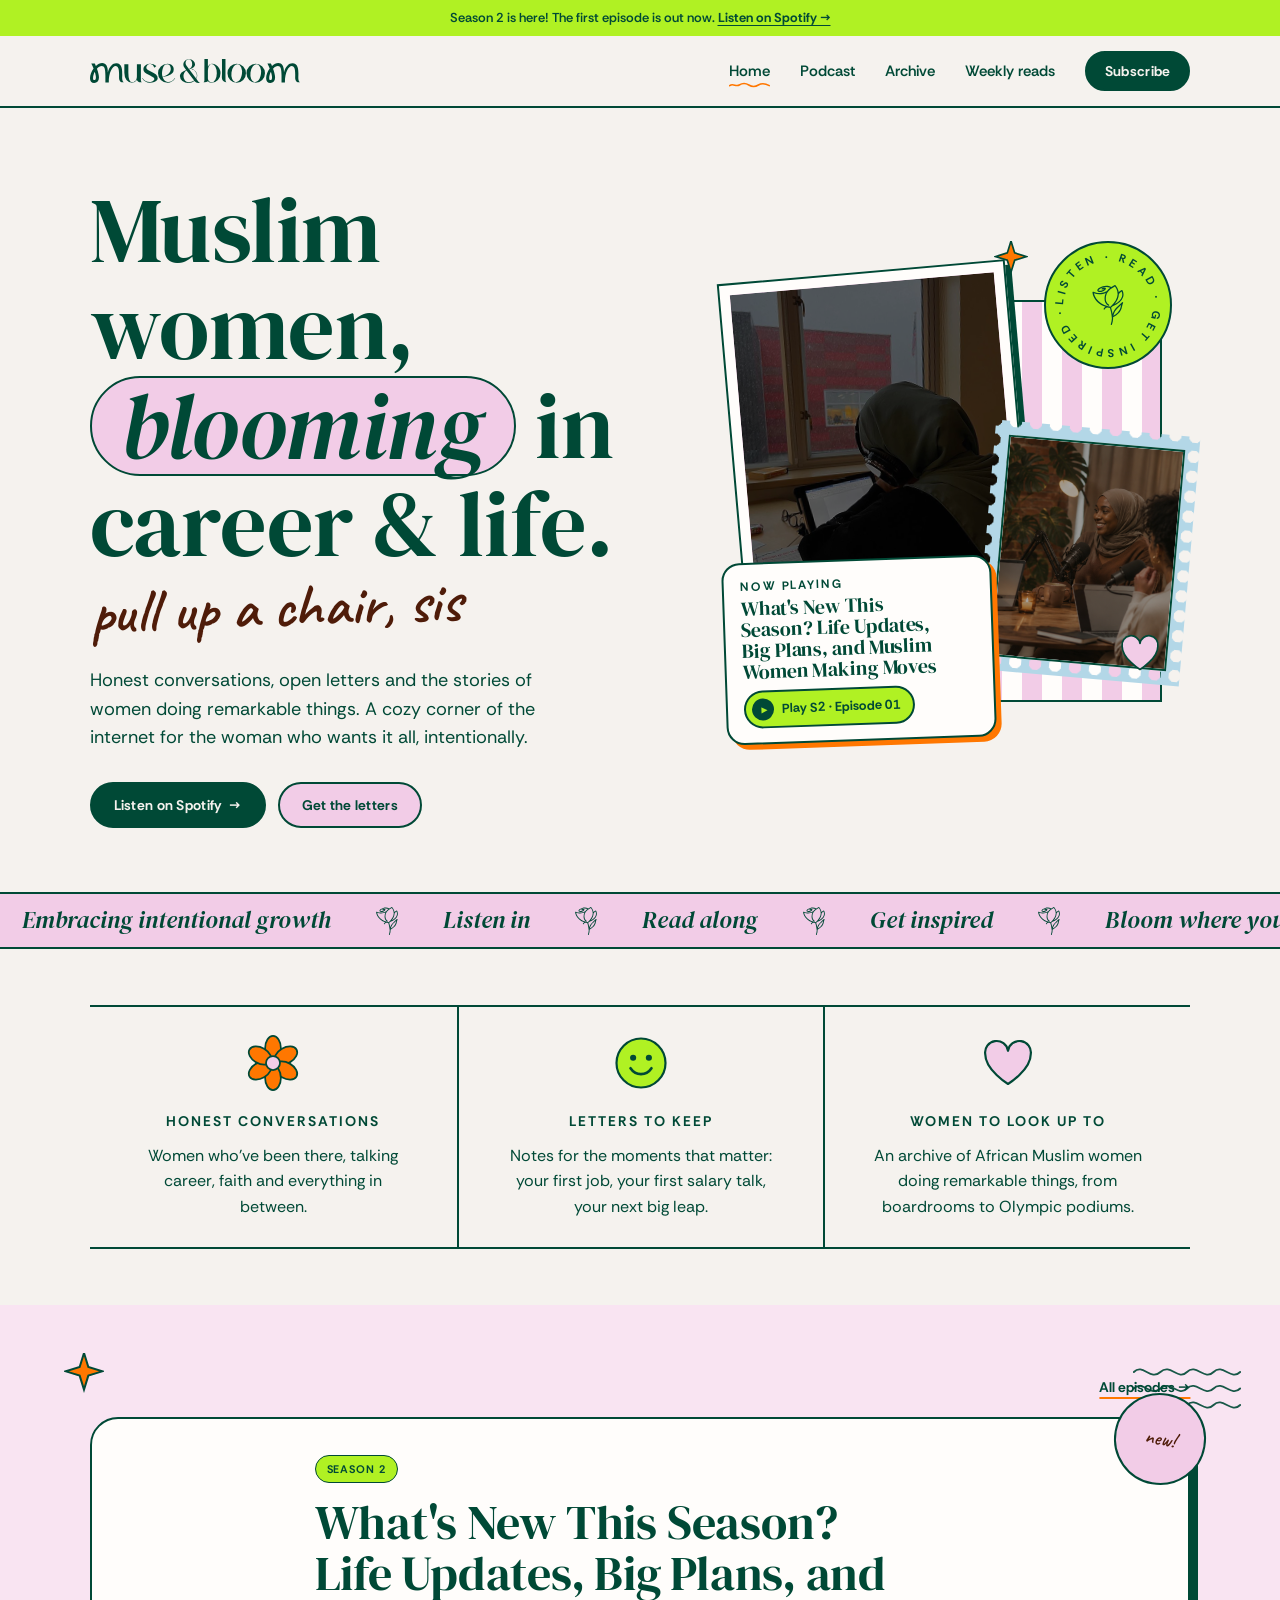
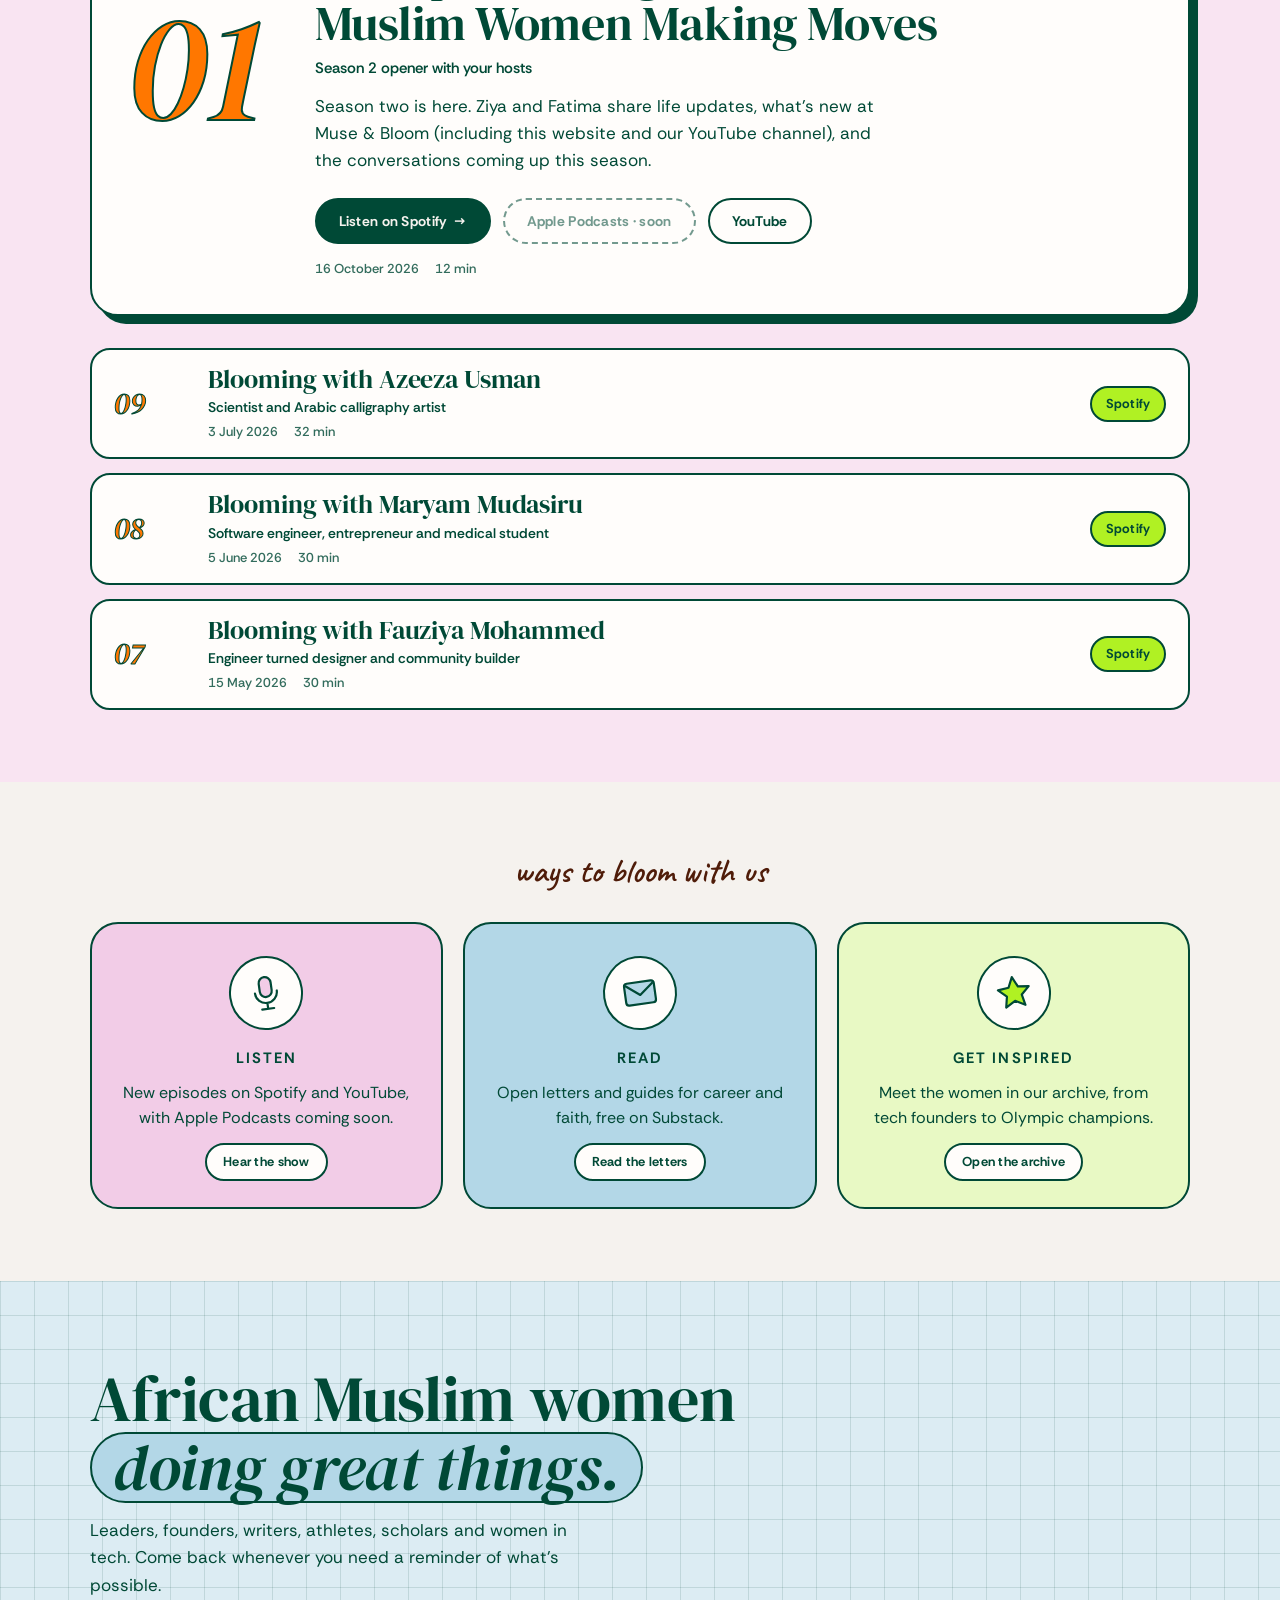
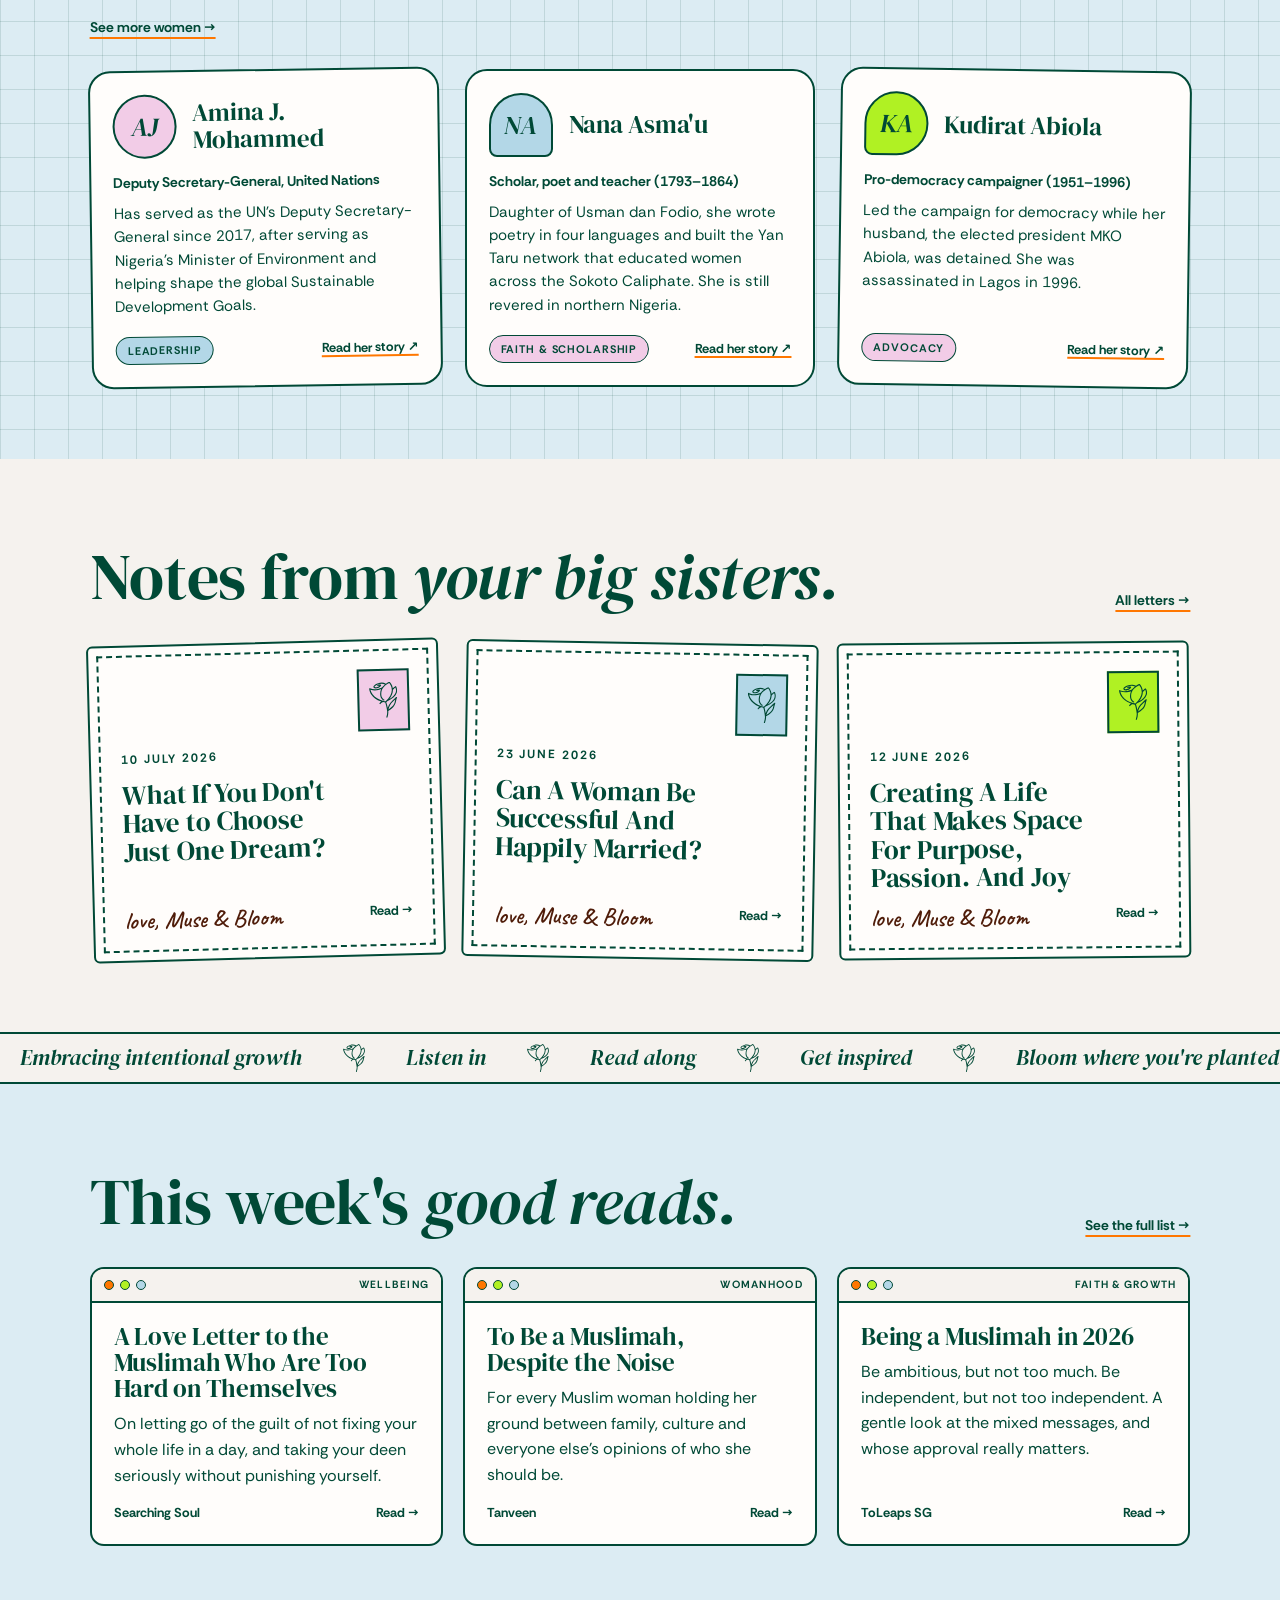
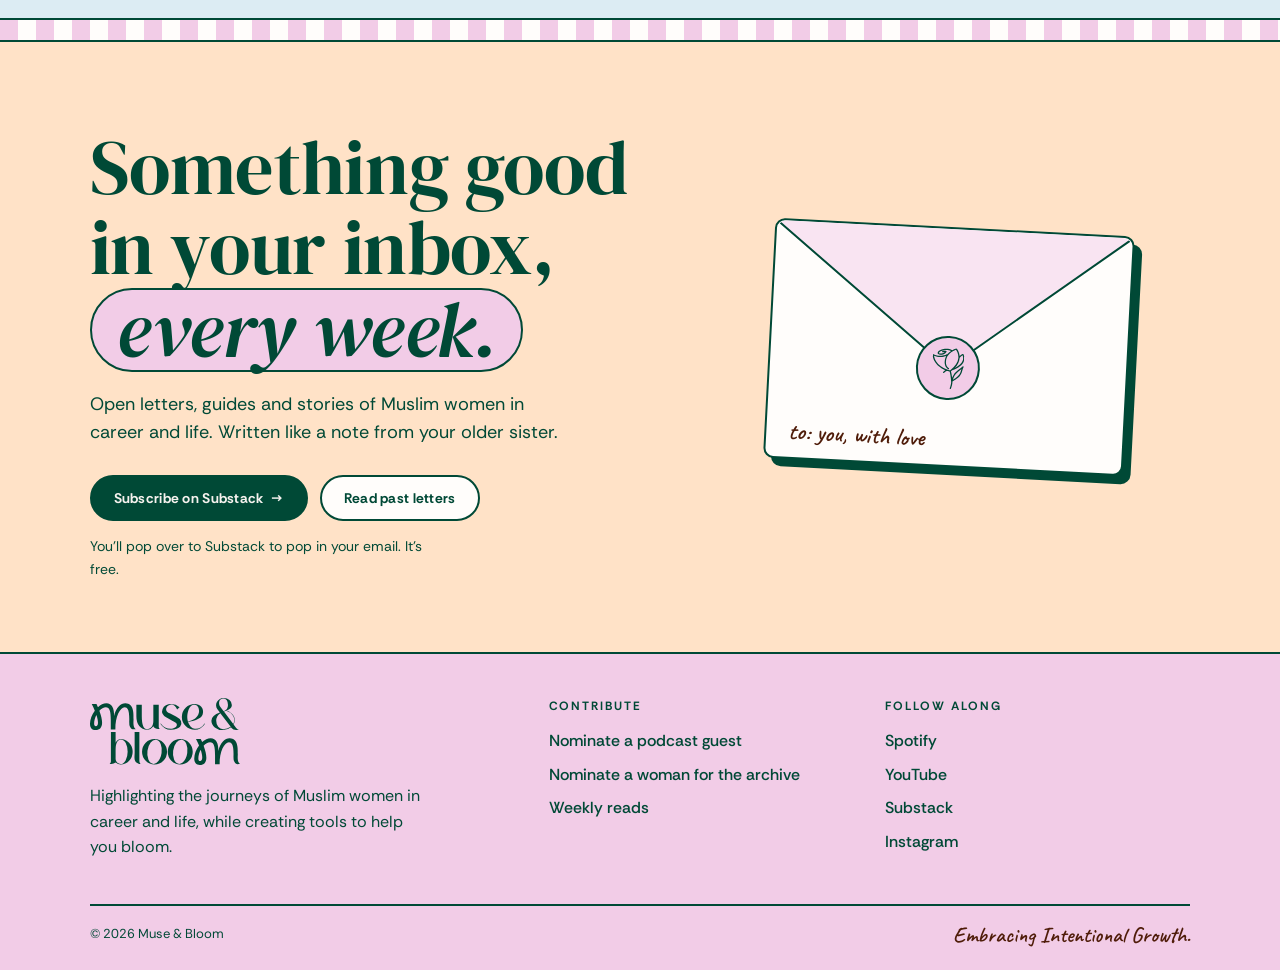
<file: index.html>
<!DOCTYPE html>
<html lang="en">
<head>
  <meta charset="UTF-8">
  <meta name="viewport" content="width=device-width, initial-scale=1, viewport-fit=cover">
  <title>Muse & Bloom</title>
  <meta name="description" content="Muse & Bloom highlights the journeys of Muslim women in career and life: a podcast, letters on Substack and an archive of remarkable women.">
  <link rel="icon" href="images/rose.svg" type="image/svg+xml">
  <link rel="preconnect" href="https://fonts.googleapis.com">
  <link rel="preconnect" href="https://fonts.gstatic.com" crossorigin>
  <link rel="stylesheet" href="https://fonts.googleapis.com/css2?family=Caveat:wght@600&family=DM+Serif+Display:ital@0;1&display=swap">
  <link rel="stylesheet" href="css/style.css">
</head>
<body>
<div id="site-header"></div>

<main data-page="home">

  <section class="hero">
    <div class="wrap hero-grid">
      <div>
        <h1>Muslim women, <span class="pill-word">blooming</span> in career &amp; life.<span class="script">pull up a chair, sis</span></h1>
        <p class="lead">Honest conversations, open letters and the stories of women doing remarkable things. A cozy corner of the internet for the woman who wants it all, intentionally.</p>
        <div class="btn-row" id="hero-buttons"></div>
      </div>

      <div class="collage">
        <div class="stripes" aria-hidden="true"></div>
        <!-- To add your own photos, save them as images/hero-1.jpg and images/hero-2.jpg -->
        <figure class="polaroid p1" style="margin:0">
          <div class="photo"><img src="images/hero-1.jpg" alt="" onerror="this.remove()"></div>
          <figcaption class="caption">career &amp; faith</figcaption>
        </figure>
        <div class="stamp-frame p2">
          <div class="photo"><img src="images/hero-2.jpg" alt="" onerror="this.remove()"></div>
        </div>
        <div data-badge="LISTEN · READ · GET INSPIRED · "></div>
        <span class="doodle float" data-art="sparkle" style="width:34px;left:58%;top:-2%"></span>
        <span class="doodle wiggle" data-art="heart" style="width:44px;right:6%;bottom:12%"></span>
        <div class="now" id="now-playing"></div>
      </div>
    </div>
  </section>
  <div class="marquee " aria-hidden="true"><div class="marquee-track"><span>Embracing intentional growth</span><span>Listen in</span><span>Read along</span><span>Get inspired</span><span>Bloom where you're planted</span><span>Embracing intentional growth</span><span>Listen in</span><span>Read along</span><span>Get inspired</span><span>Bloom where you're planted</span><span>Embracing intentional growth</span><span>Listen in</span><span>Read along</span><span>Get inspired</span><span>Bloom where you're planted</span><span>Embracing intentional growth</span><span>Listen in</span><span>Read along</span><span>Get inspired</span><span>Bloom where you're planted</span></div></div>

  <section class="wrap" style="padding-block:56px">
    <div class="promises">
      <div class="promise"><span data-art="flower"></span><h3>Honest conversations</h3><p>Women who've been there, talking career, faith and everything in between.</p></div>
      <div class="promise"><span data-art="smile"></span><h3>Letters to keep</h3><p>Notes for the moments that matter: your first job, your first salary talk, your next big leap.</p></div>
      <div class="promise"><span data-art="heart"></span><h3>Women to look up to</h3><p>An archive of African Muslim women doing remarkable things, from boardrooms to Olympic podiums.</p></div>
    </div>
  </section>

  <section class="section bg-blush" id="podcast">
    <span class="doodle float" data-art="sparkle" style="width:40px;left:5%;top:48px"></span>
    <span class="doodle waves" data-art="waves" style="right:3%;top:56px"></span>
    <div class="wrap">
      <div class="section-head section-head--link">
        <a class="text-link" href="/podcast">All episodes →</a>
      </div>
      <div class="ep-feature" id="latest-episode"></div>
      <ul class="ep-list" id="episode-list" data-limit="3"></ul>
    </div>
  </section>

  <section class="section">
    <div class="wrap">
      <div class="section-head" style="justify-content:center;text-align:center">
        <div>
          <span class="script" style="font-size:34px">ways to bloom with us</span>
        </div>
      </div>
      <div class="ways">
        <a class="way w1" href="/podcast"><span class="icon" data-art="mic"></span><h3>Listen</h3><p>New episodes on Spotify and YouTube, with Apple Podcasts coming soon.</p><span class="btn">Hear the show</span></a>
        <a class="way w2" href="https://museandbloom.substack.com" target="_blank" rel="noopener"><span class="icon" data-art="mail"></span><h3>Read</h3><p>Open letters and guides for career and faith, free on Substack.</p><span class="btn">Read the letters</span></a>
        <a class="way w3" href="/archive"><span class="icon" data-art="star"></span><h3>Get inspired</h3><p>Meet the women in our archive, from tech founders to Olympic champions.</p><span class="btn">Open the archive</span></a>
      </div>
    </div>
  </section>

  <section class="section bg-grid">
    <div class="wrap">
      <div class="section-head">
        <div>
          <h2>African Muslim women <span class="pill-word sky">doing great things.</span></h2>
          <p>Leaders, founders, writers, athletes, scholars and women in tech. Come back whenever you need a reminder of what's possible.</p>
        </div>
        <a class="text-link" href="/archive">See more women →</a>
      </div>
      <div class="women-grid" id="women-preview"></div>
    </div>
  </section>

  <section class="section">
    <div class="wrap">
      <div class="section-head">
        <div>
          <h2>Notes from <em>your big sisters.</em></h2>
        </div>
        <a class="text-link" href="https://museandbloom.substack.com" target="_blank" rel="noopener">All letters →</a>
      </div>
      <div class="letters" id="letters"></div>
    </div>
  </section>
  <div class="marquee brand" aria-hidden="true"><div class="marquee-track"><span>Embracing intentional growth</span><span>Listen in</span><span>Read along</span><span>Get inspired</span><span>Bloom where you're planted</span><span>Embracing intentional growth</span><span>Listen in</span><span>Read along</span><span>Get inspired</span><span>Bloom where you're planted</span><span>Embracing intentional growth</span><span>Listen in</span><span>Read along</span><span>Get inspired</span><span>Bloom where you're planted</span><span>Embracing intentional growth</span><span>Listen in</span><span>Read along</span><span>Get inspired</span><span>Bloom where you're planted</span></div></div>

  <section class="section bg-sky">
    <div class="wrap">
      <div class="section-head">
        <div>
          <h2>This week's <em>good reads.</em></h2>
        </div>
        <a class="text-link" href="/reads">See the full list →</a>
      </div>
      <div class="reads" id="reads" data-limit="3"></div>
    </div>
  </section>

  <section class="letter-band section" id="newsletter"></section>

</main>

<div id="site-footer"></div>

<script src="js/content.js"></script>
<script src="js/main.js"></script>
</body>
</html>
</file>
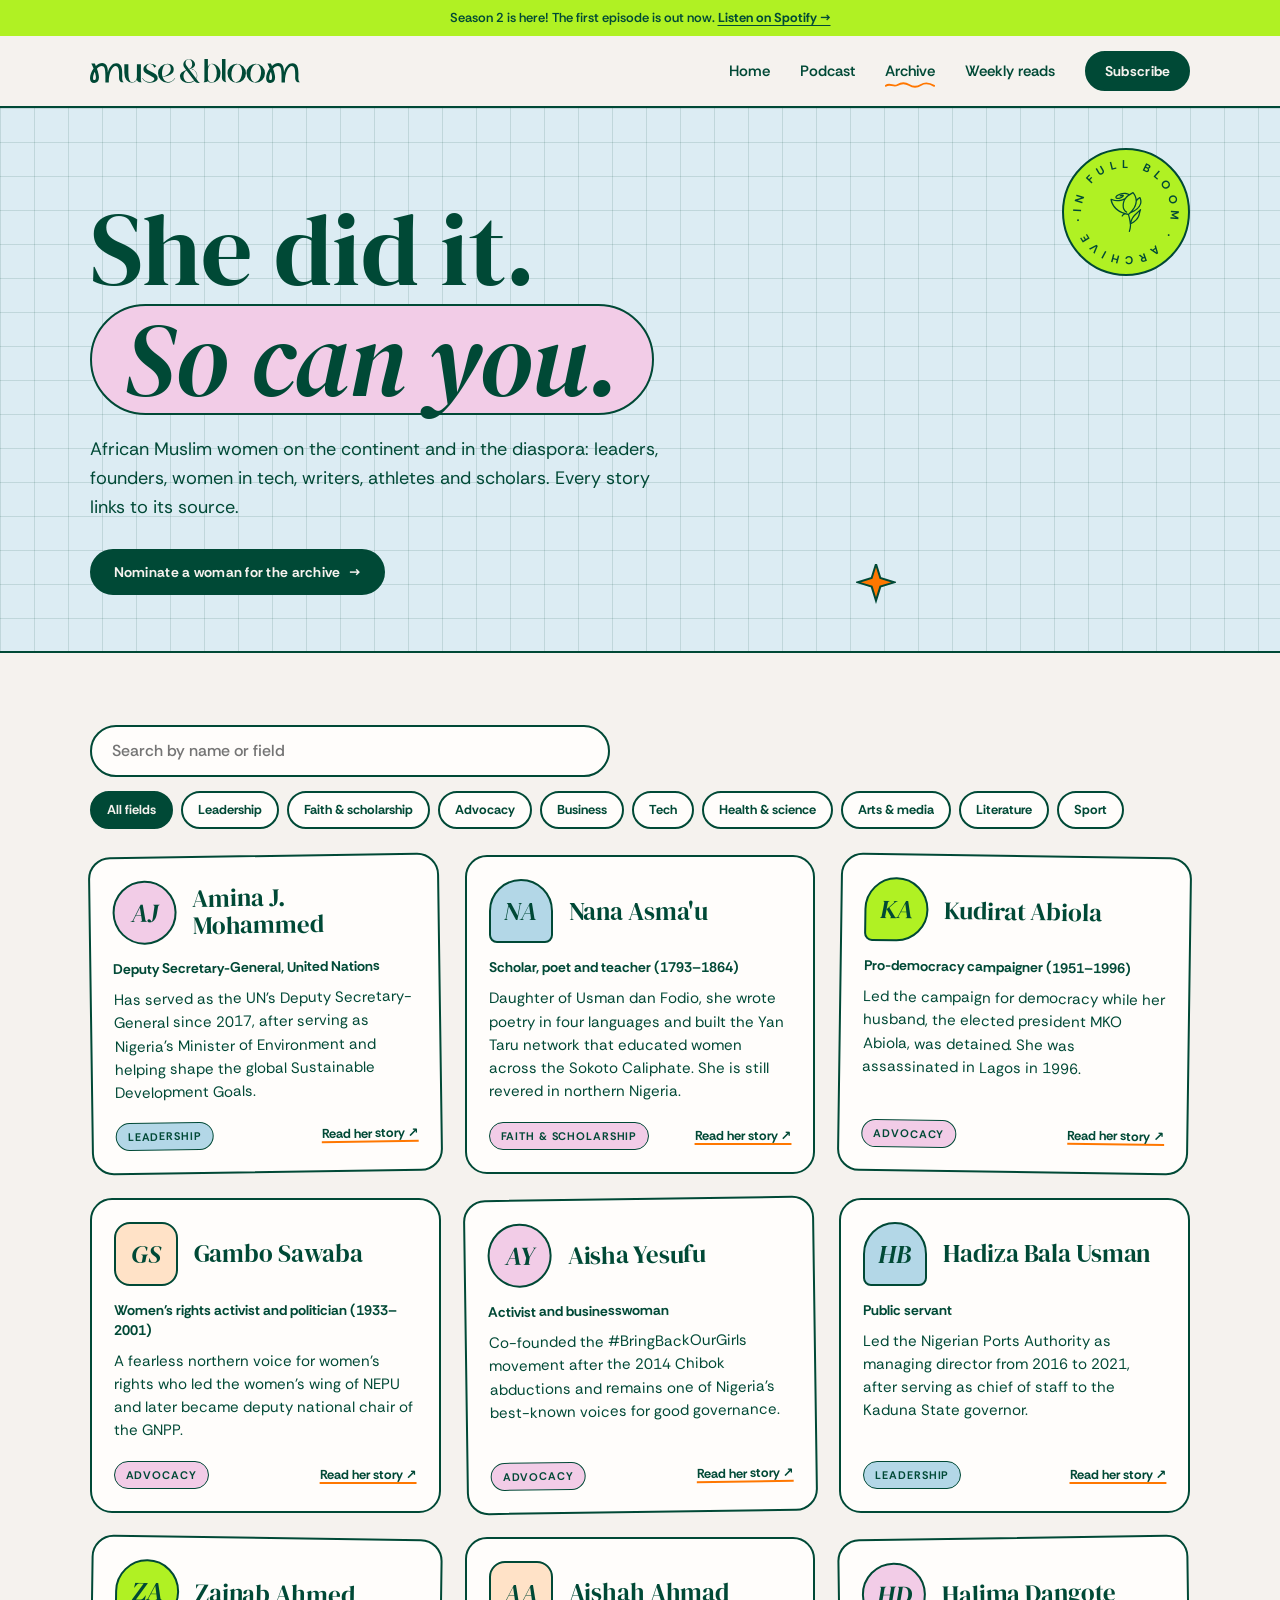
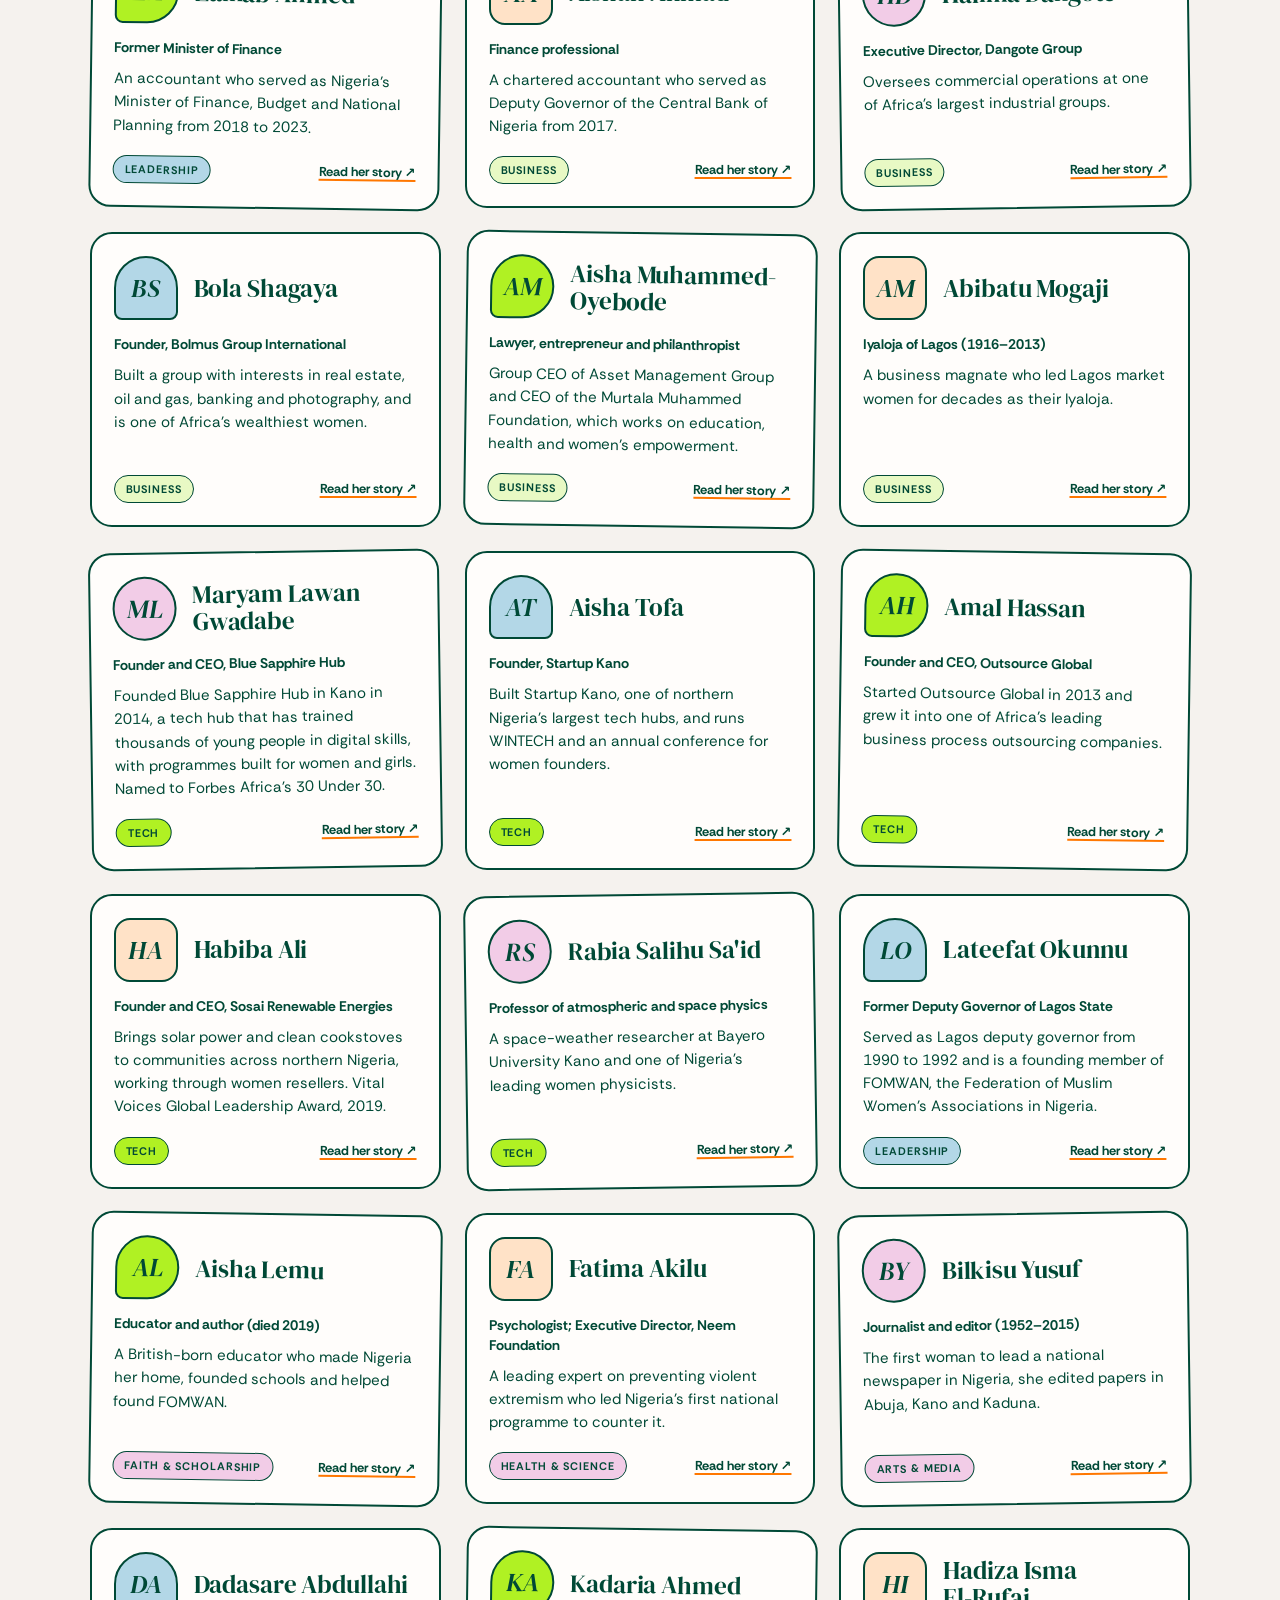
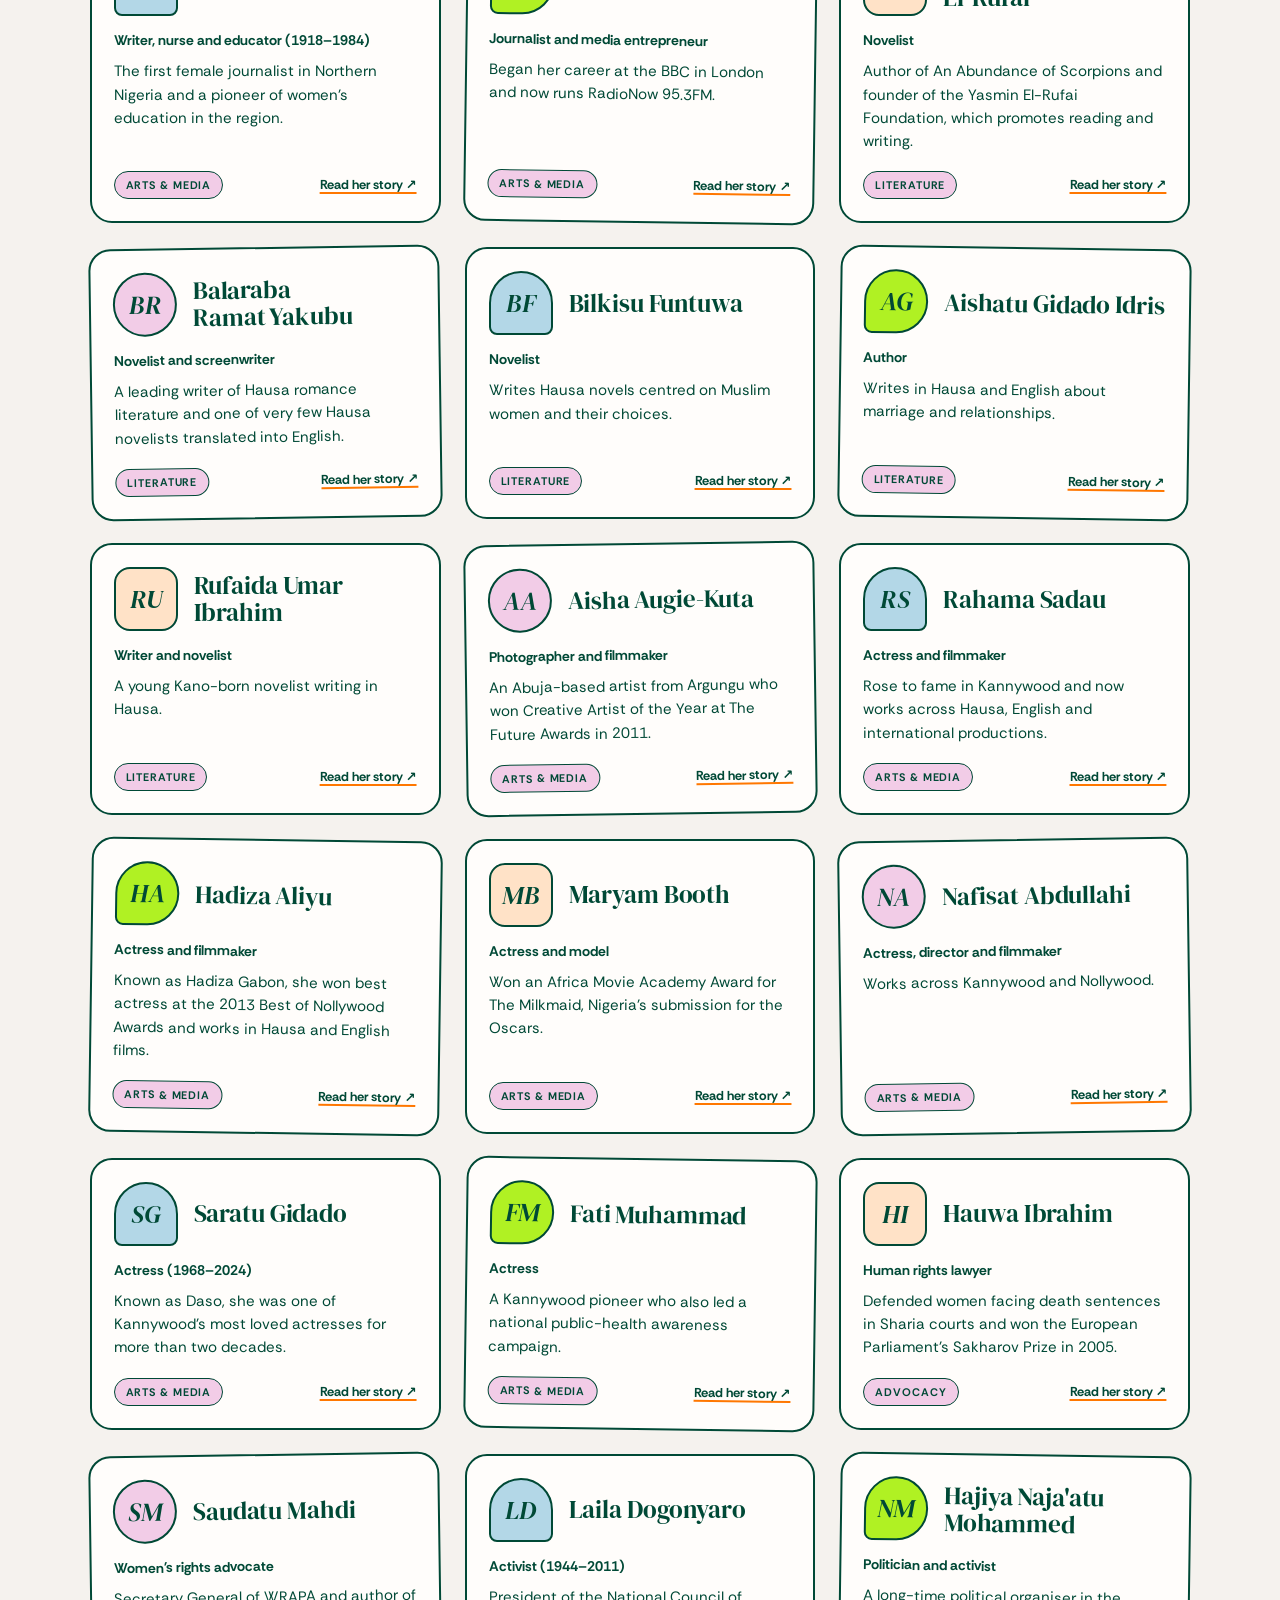
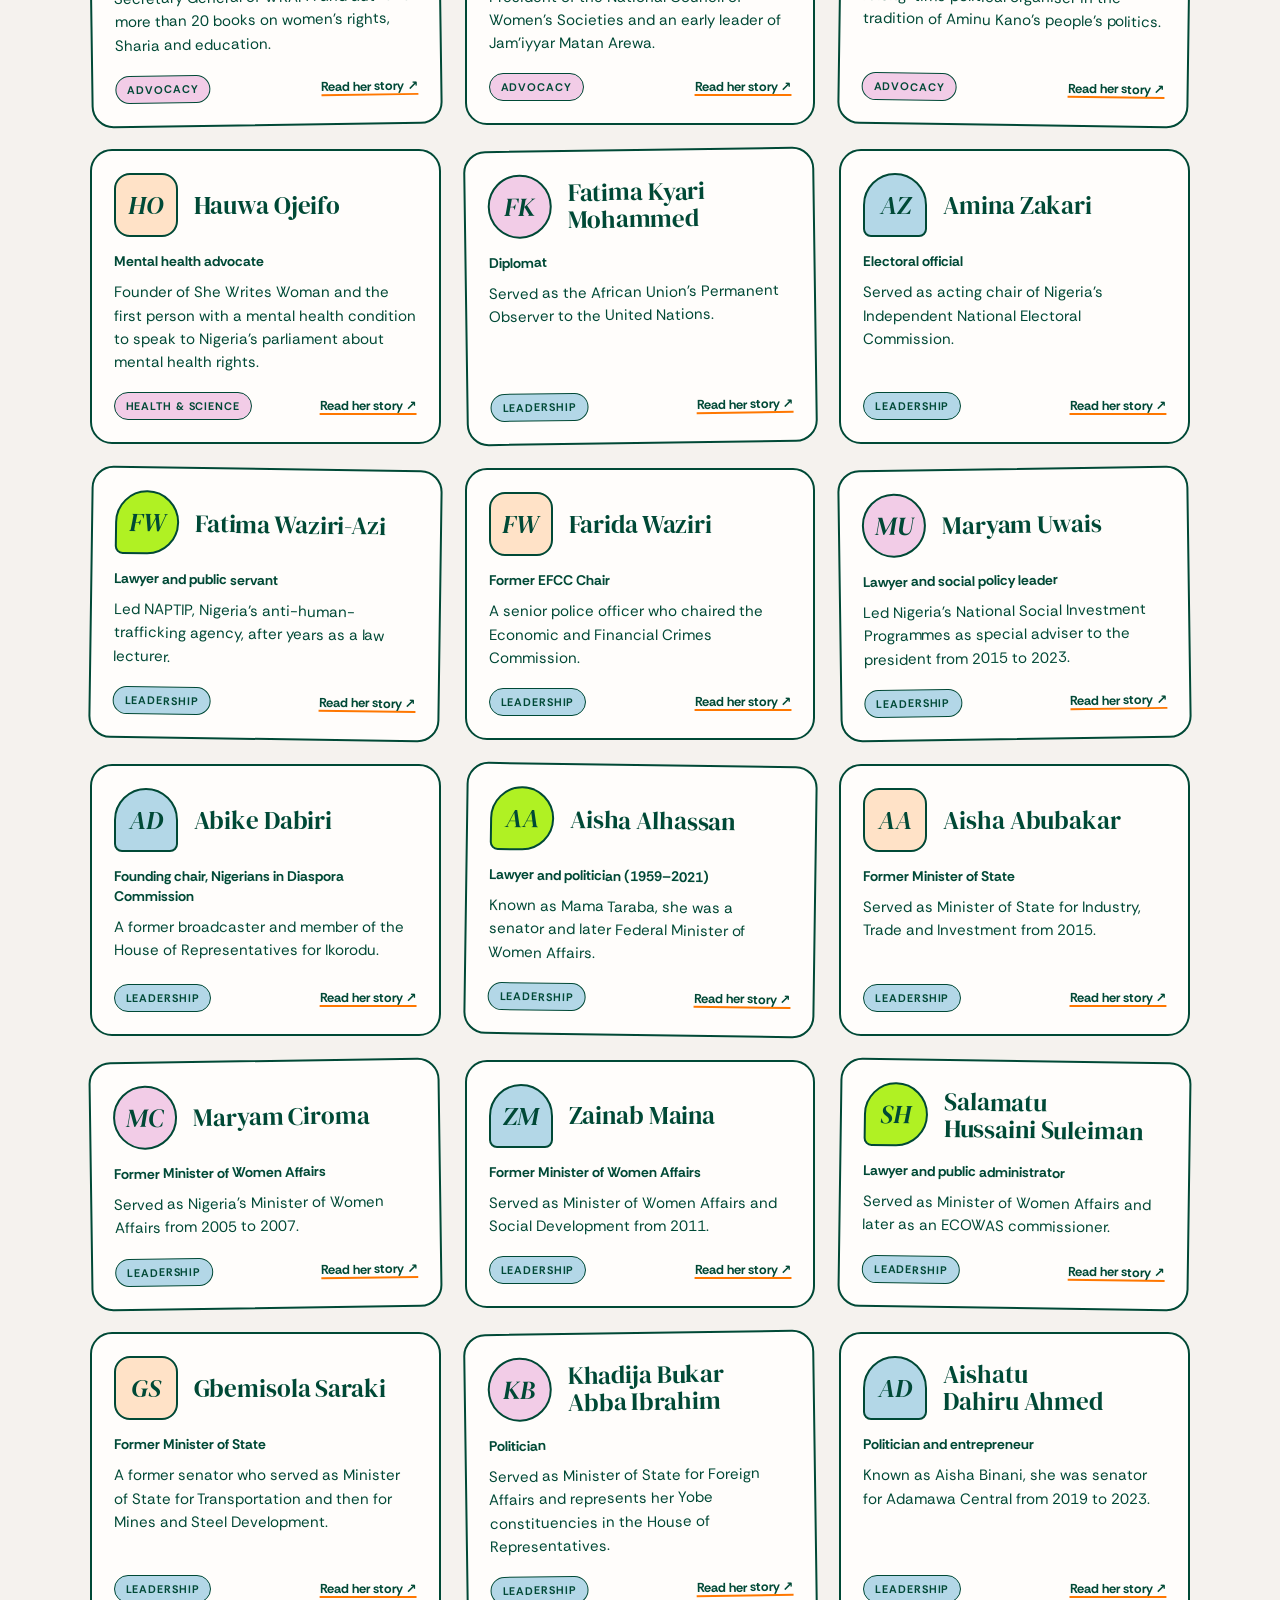
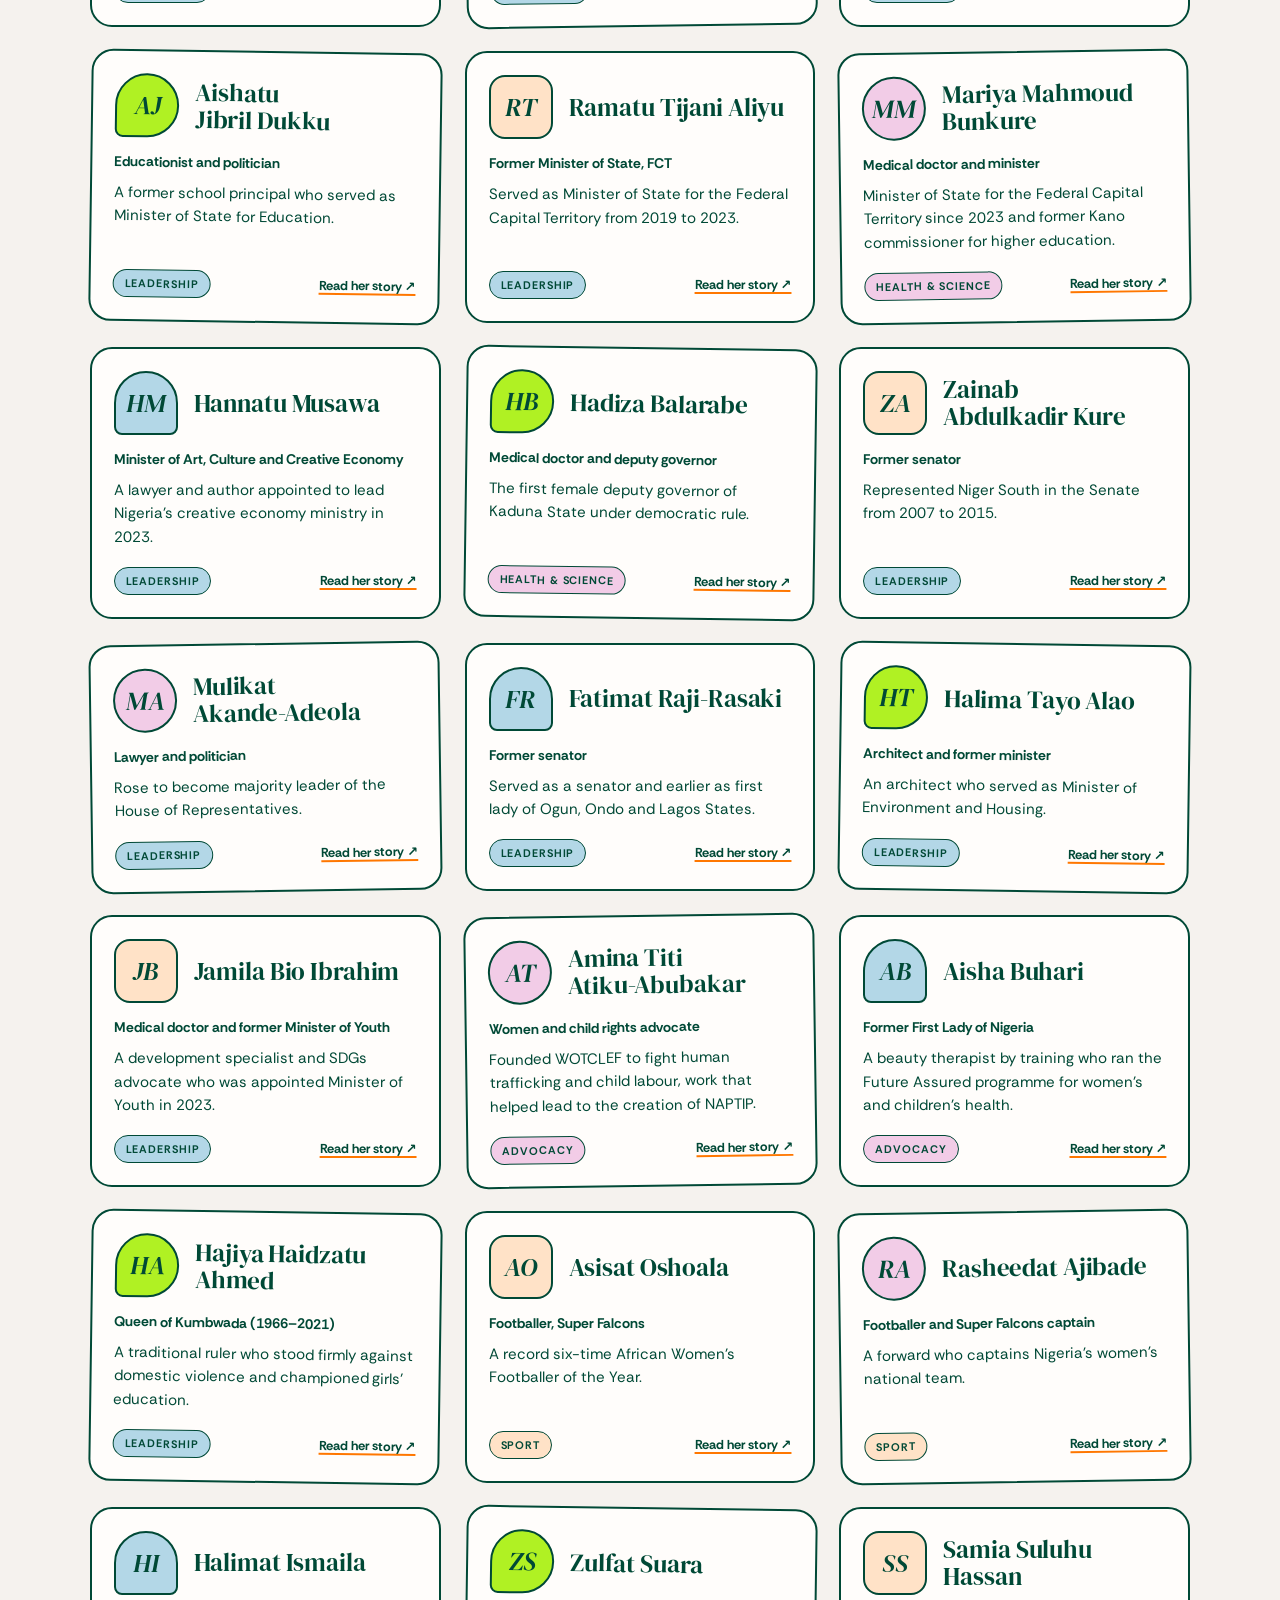
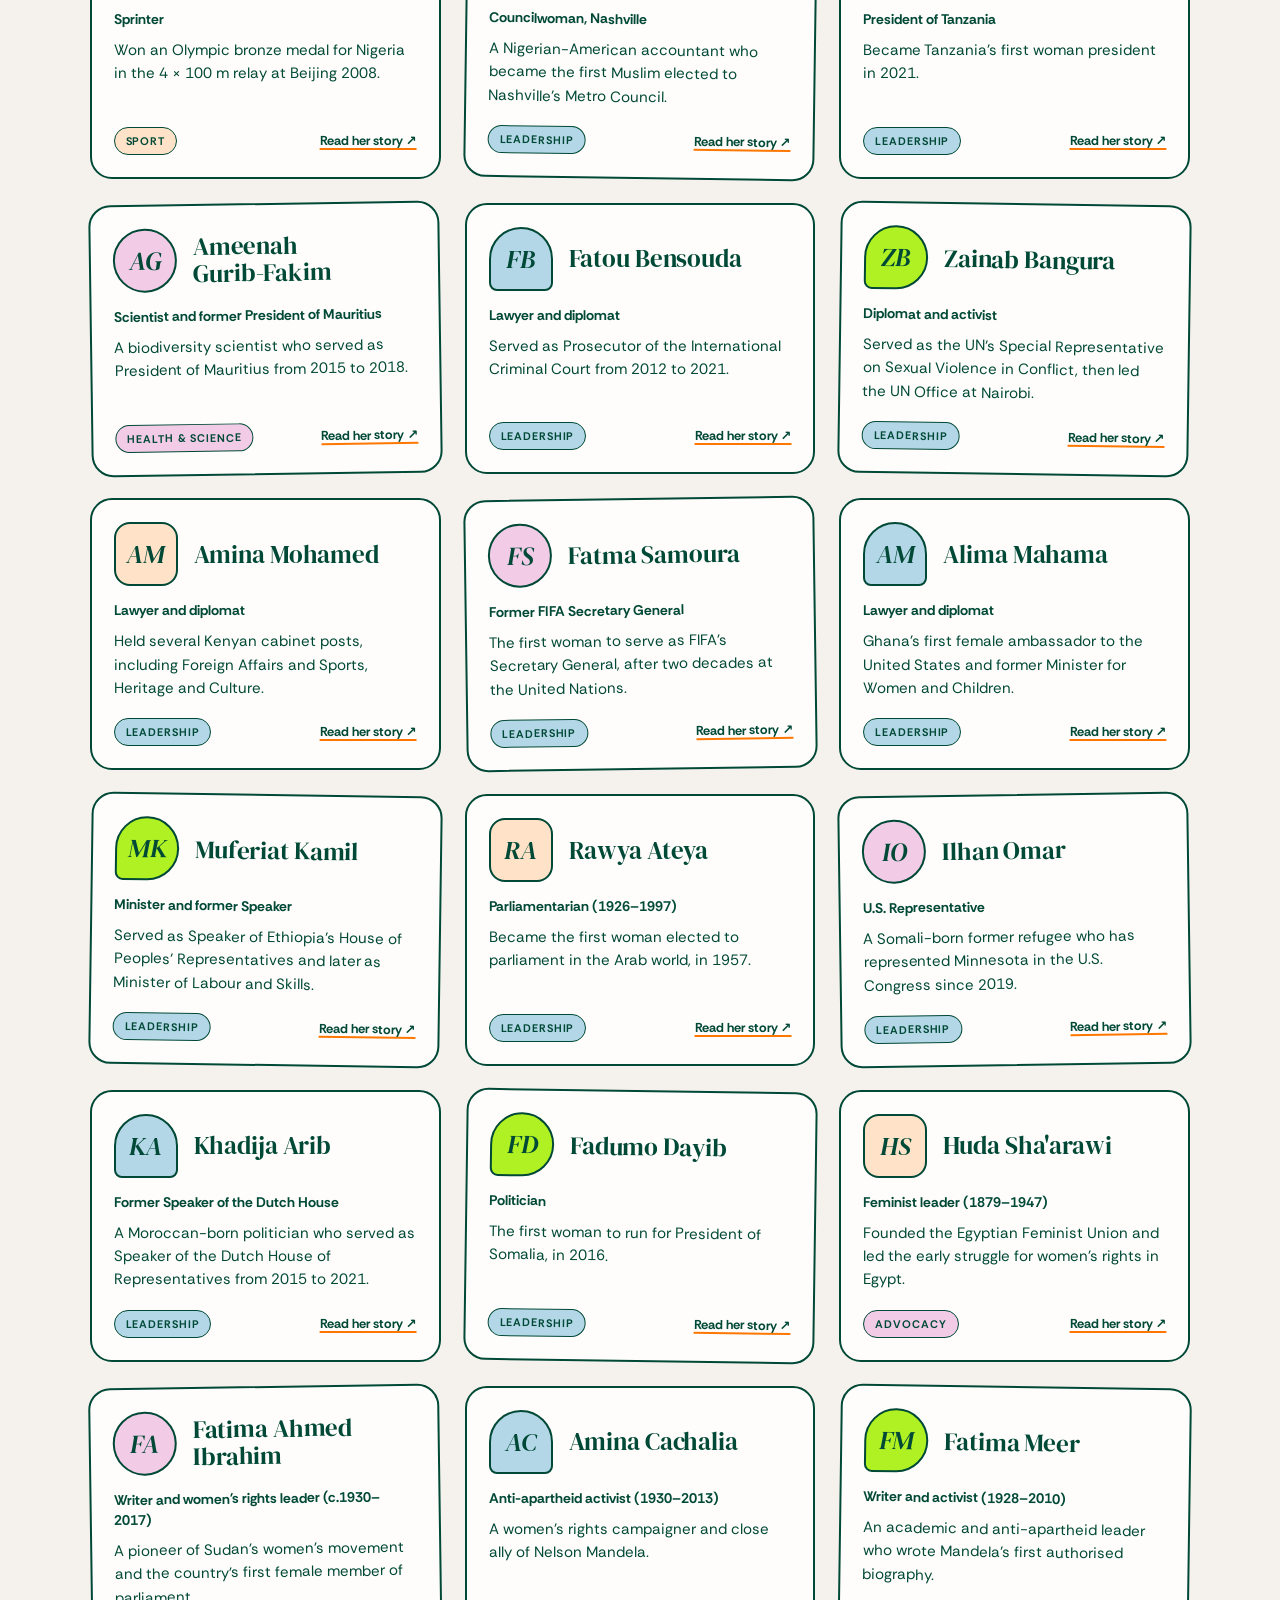
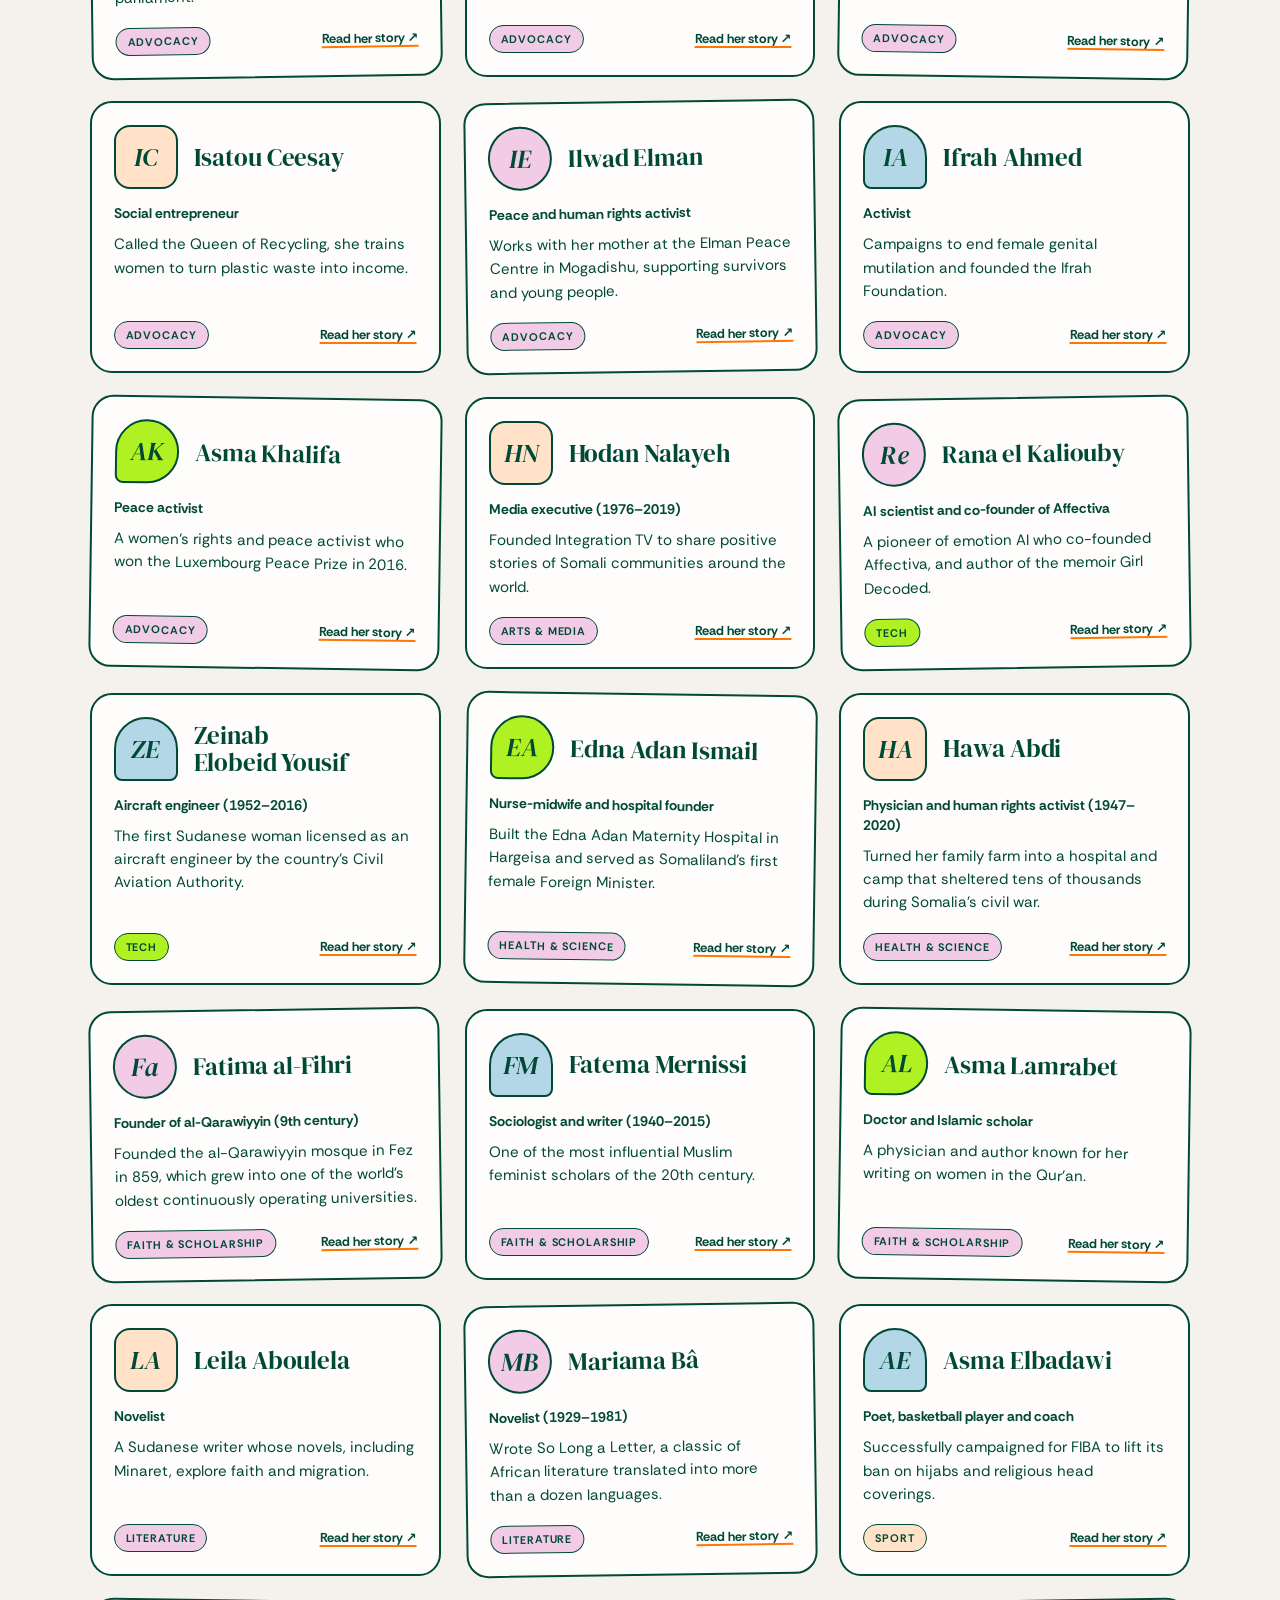
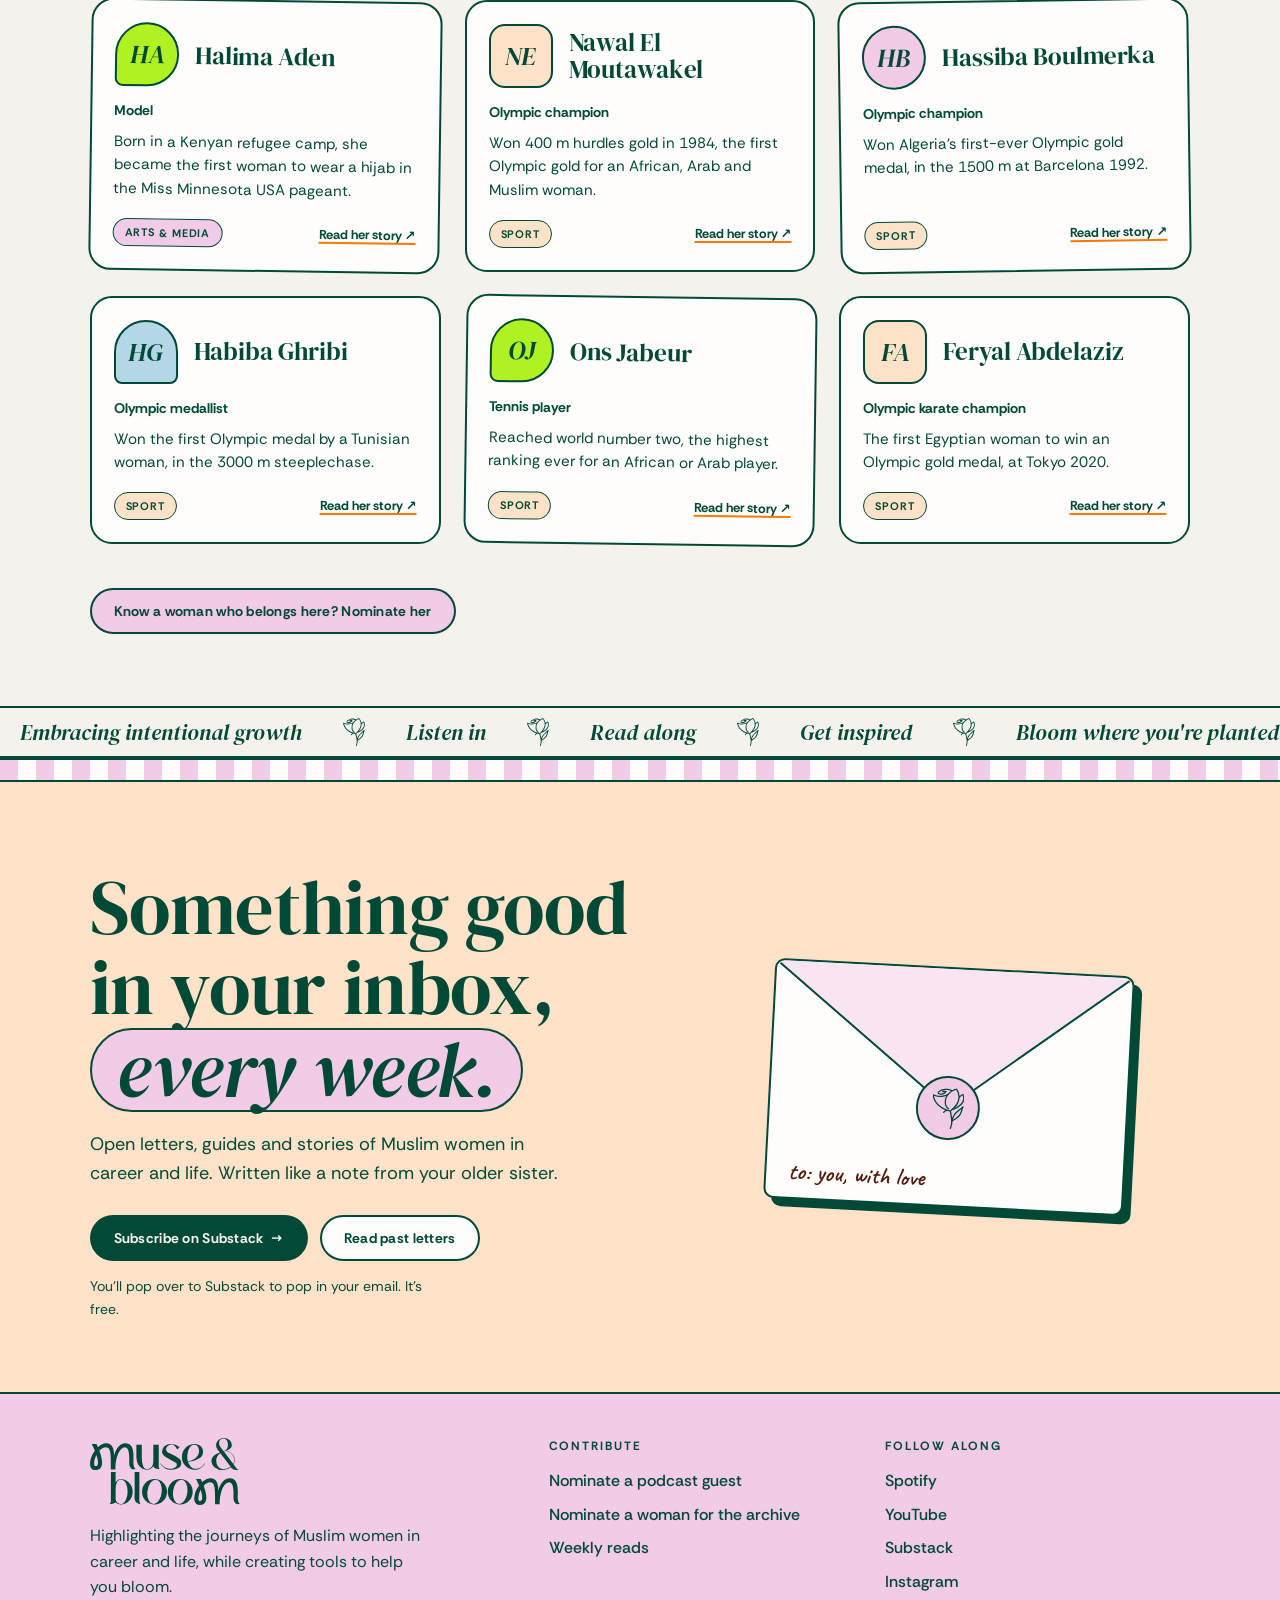
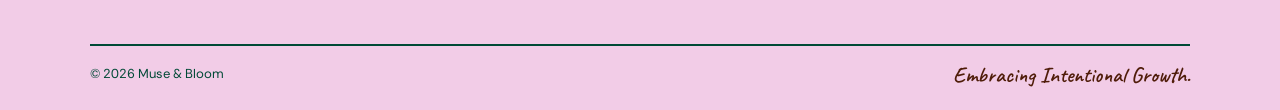
<file: archive.html>
<!DOCTYPE html>
<html lang="en">
<head>
  <meta charset="UTF-8">
  <meta name="viewport" content="width=device-width, initial-scale=1, viewport-fit=cover">
  <title>Archive · Muse & Bloom</title>
  <meta name="description" content="An archive of African Muslim women doing remarkable things.">
  <link rel="icon" href="images/rose.svg" type="image/svg+xml">
  <link rel="preconnect" href="https://fonts.googleapis.com">
  <link rel="preconnect" href="https://fonts.gstatic.com" crossorigin>
  <link rel="stylesheet" href="https://fonts.googleapis.com/css2?family=Caveat:wght@600&family=DM+Serif+Display:ital@0;1&display=swap">
  <link rel="stylesheet" href="css/style.css">
</head>
<body>
<div id="site-header"></div>

<main data-page="archive">

  <section class="page-hero bg-grid">
    <div data-badge="IN FULL BLOOM · ARCHIVE · "></div>
    <span class="doodle float" data-art="sparkle" style="width:40px;right:30%;bottom:40px"></span>
    <div class="wrap">
      <h1>She did it. <span class="pill-word">So can you.</span></h1>
      <p>African Muslim women on the continent and in the diaspora: leaders, founders, women in tech, writers, athletes and scholars. Every story links to its source.</p>
      <div class="btn-row"><a class="btn btn-dark" id="nominate" href="#" target="_blank" rel="noopener">Nominate a woman for the archive <span class="arrow">→</span></a></div>
    </div>
  </section>

  <section class="section">
    <div class="wrap">
      <div class="archive-tools">
        <input class="search" id="search" type="search" placeholder="Search by name or field" aria-label="Search the archive">
        <div class="chip-row" id="field-chips" aria-label="Filter by field"></div>
      </div>
      <div class="women-grid" id="women-grid"></div>
      <p style="margin-top:44px"><a class="btn btn-blush" id="nominate-bottom" href="#" target="_blank" rel="noopener">Know a woman who belongs here? Nominate her</a></p>
    </div>
  </section>

  <div class="marquee brand" aria-hidden="true"><div class="marquee-track"><span>Embracing intentional growth</span><span>Listen in</span><span>Read along</span><span>Get inspired</span><span>Bloom where you're planted</span><span>Embracing intentional growth</span><span>Listen in</span><span>Read along</span><span>Get inspired</span><span>Bloom where you're planted</span><span>Embracing intentional growth</span><span>Listen in</span><span>Read along</span><span>Get inspired</span><span>Bloom where you're planted</span><span>Embracing intentional growth</span><span>Listen in</span><span>Read along</span><span>Get inspired</span><span>Bloom where you're planted</span></div></div>
  <section class="letter-band section" id="newsletter"></section>

</main>

<div id="site-footer"></div>

<script src="js/content.js"></script>
<script src="js/main.js"></script>
</body>
</html>
</file>
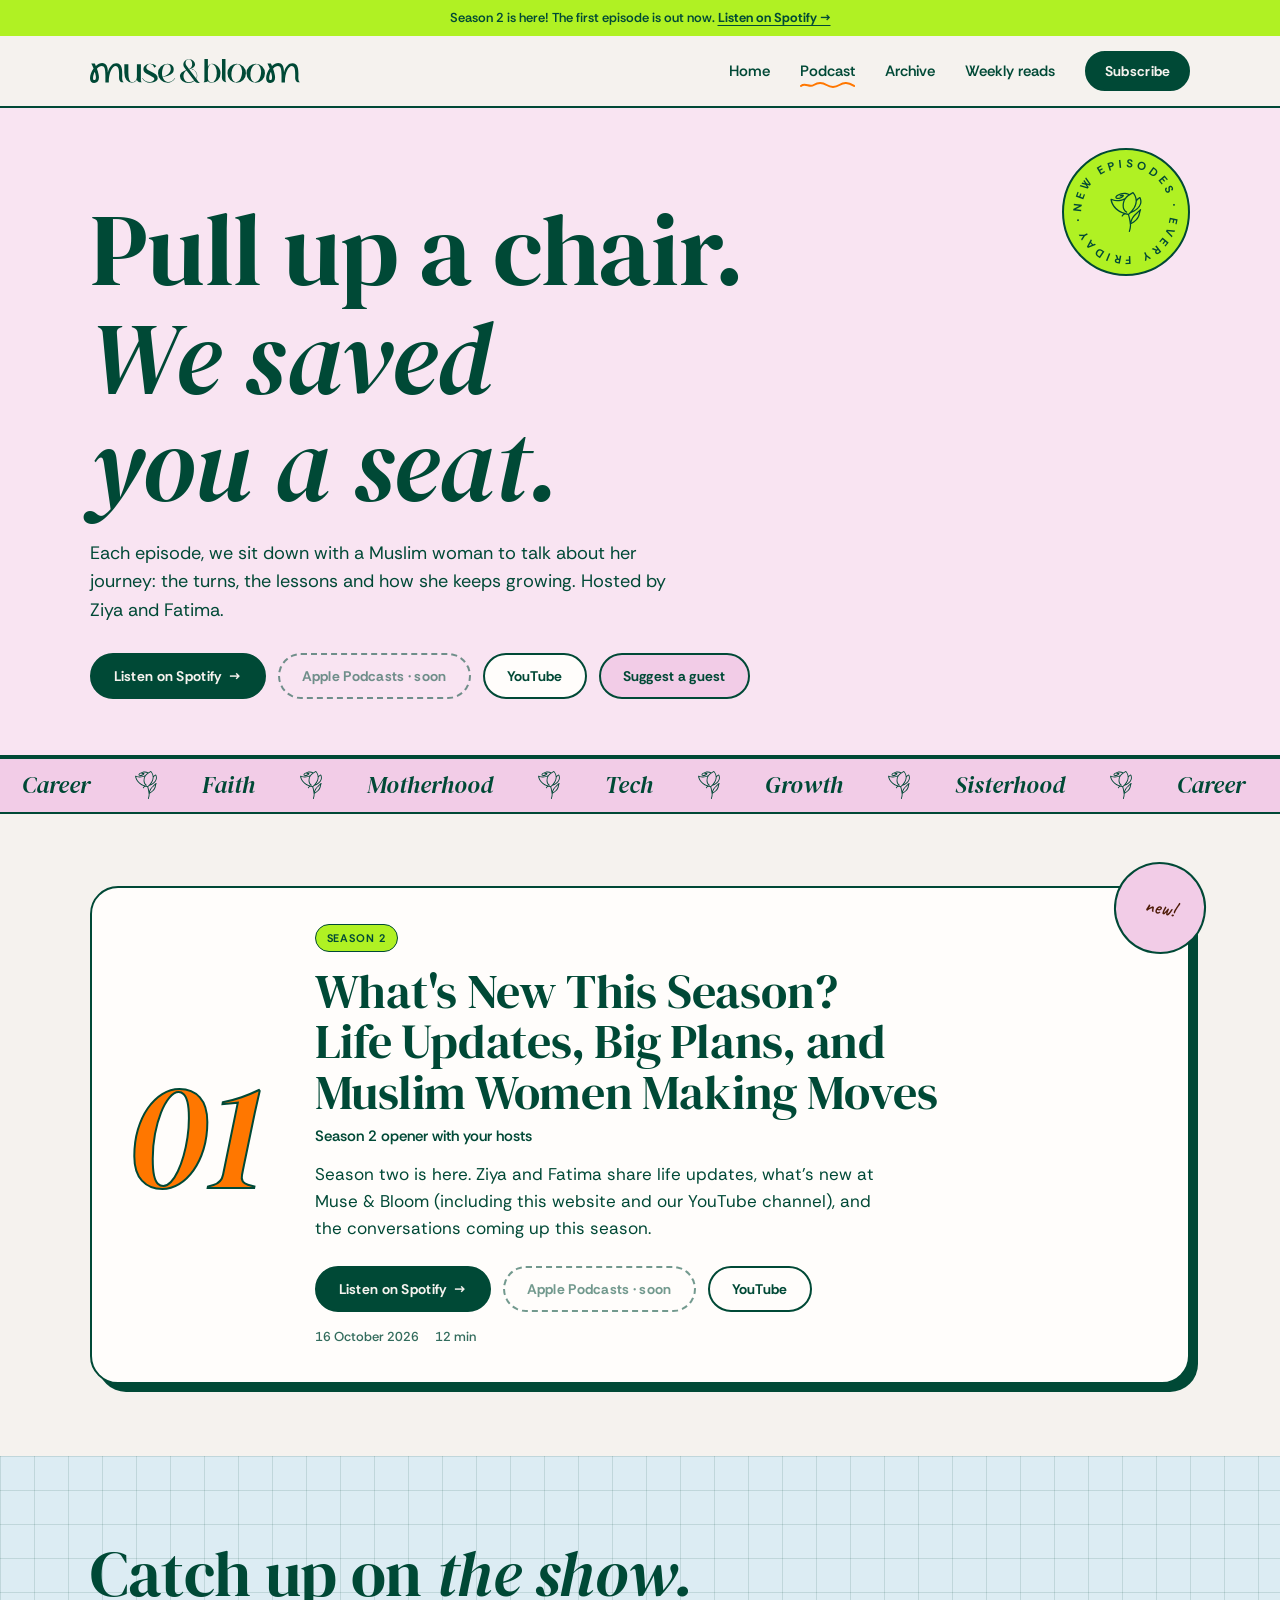
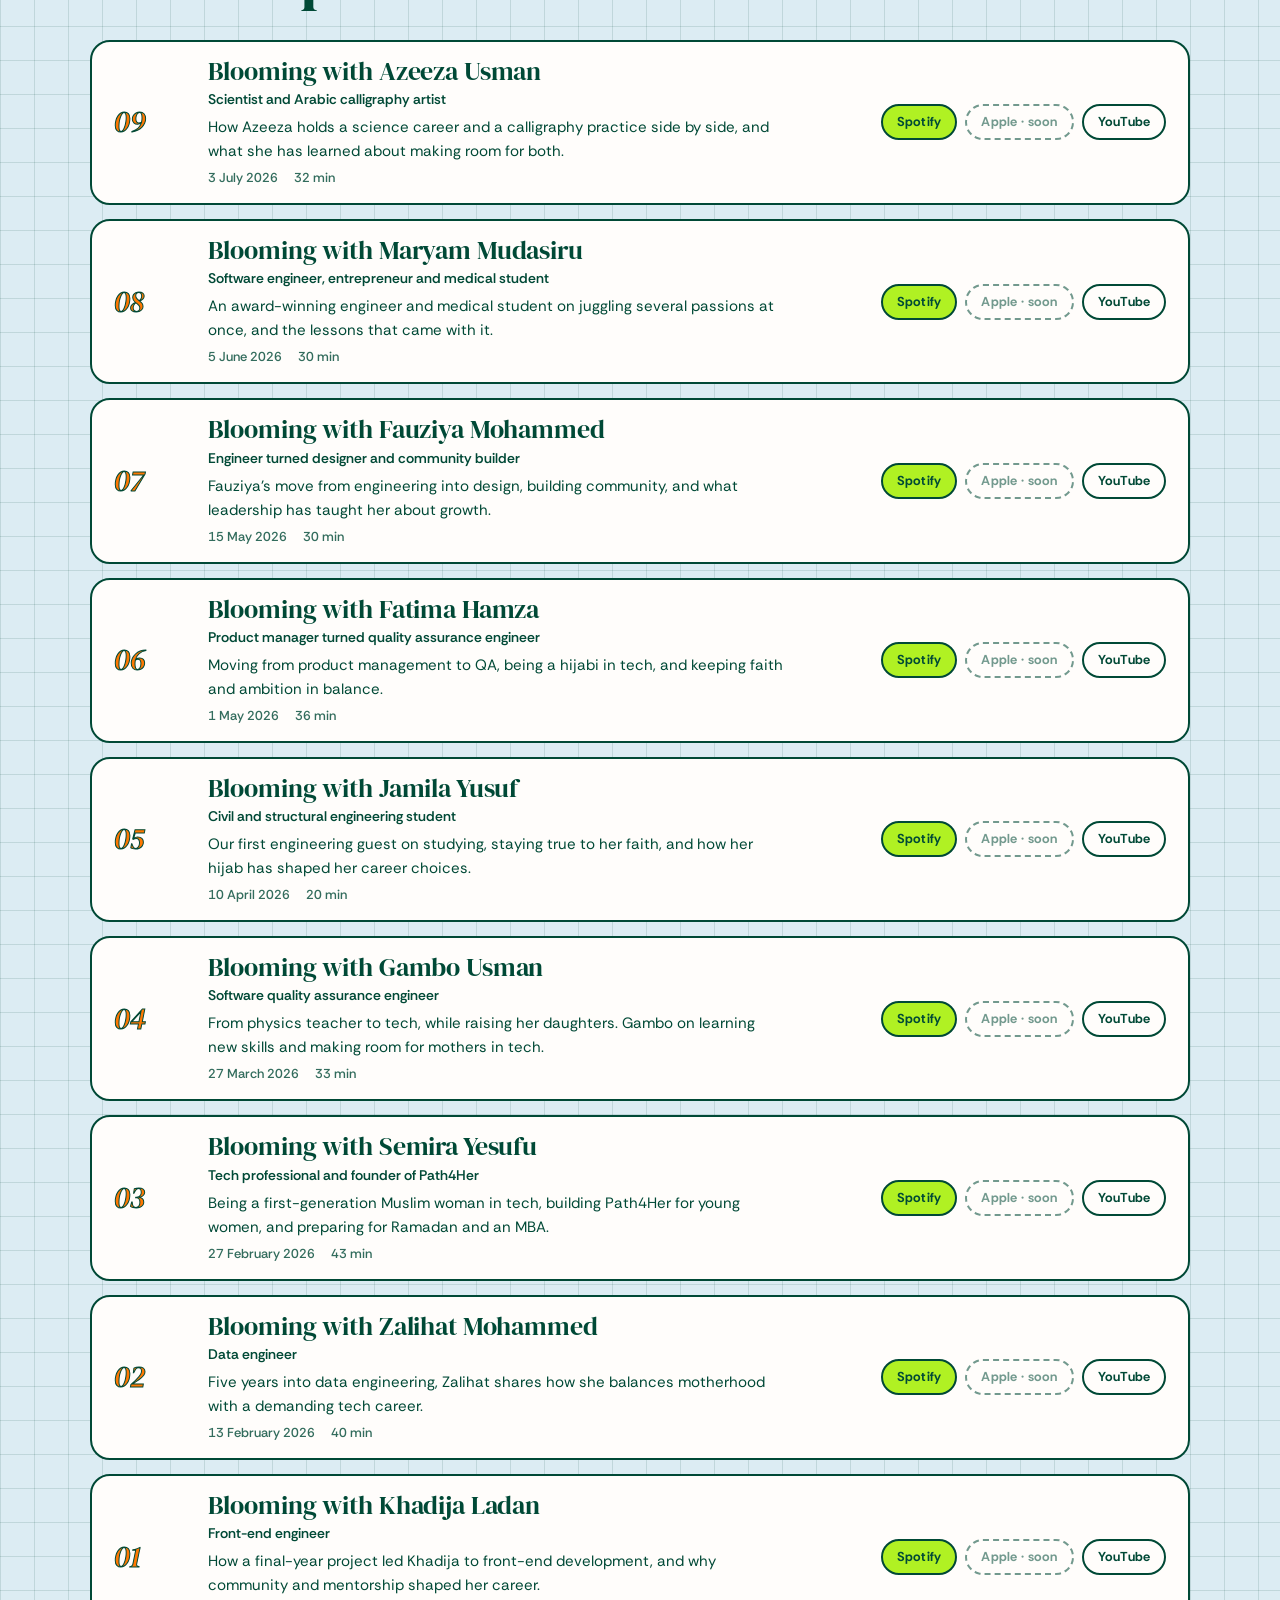
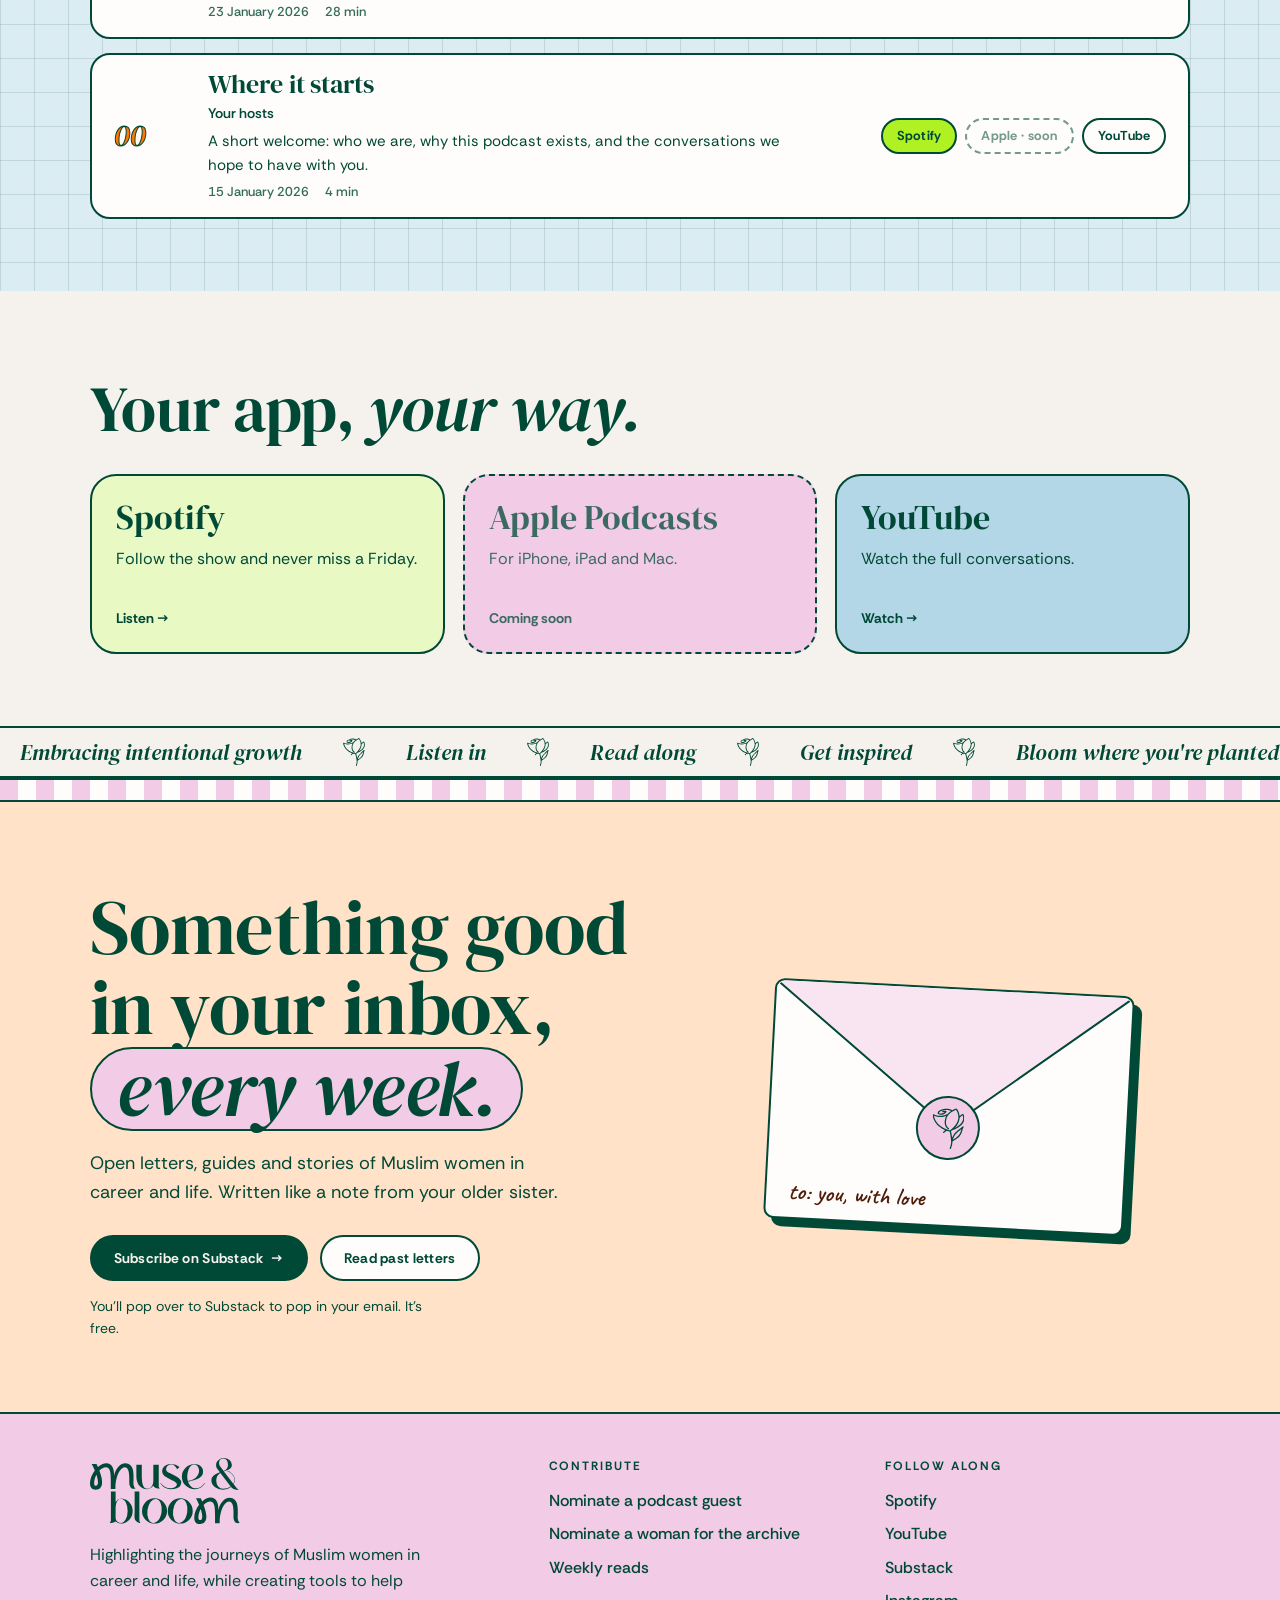
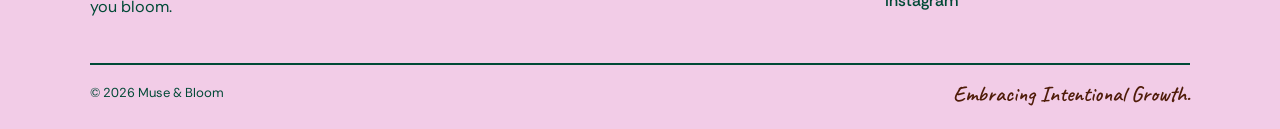
<file: podcast.html>
<!DOCTYPE html>
<html lang="en">
<head>
  <meta charset="UTF-8">
  <meta name="viewport" content="width=device-width, initial-scale=1, viewport-fit=cover">
  <title>Podcast · Muse & Bloom</title>
  <meta name="description" content="Listen to the Muse & Bloom podcast: conversations with Muslim women about career, faith and life.">
  <link rel="icon" href="images/rose.svg" type="image/svg+xml">
  <link rel="preconnect" href="https://fonts.googleapis.com">
  <link rel="preconnect" href="https://fonts.gstatic.com" crossorigin>
  <link rel="stylesheet" href="https://fonts.googleapis.com/css2?family=Caveat:wght@600&family=DM+Serif+Display:ital@0;1&display=swap">
  <link rel="stylesheet" href="css/style.css">
</head>
<body>
<div id="site-header"></div>

<main data-page="podcast">

  <section class="page-hero bg-blush">
    <div data-badge="NEW EPISODES · EVERY FRIDAY · "></div>
    <div class="wrap">
      <h1>Pull up a chair. <em>We saved you a seat.</em></h1>
      <p>Each episode, we sit down with a Muslim woman to talk about her journey: the turns, the lessons and how she keeps growing. Hosted by Ziya and Fatima.</p>
      <div class="btn-row" id="podcast-buttons"></div>
    </div>
  </section>
  <div class="marquee " aria-hidden="true"><div class="marquee-track"><span>Career</span><span>Faith</span><span>Motherhood</span><span>Tech</span><span>Growth</span><span>Sisterhood</span><span>Career</span><span>Faith</span><span>Motherhood</span><span>Tech</span><span>Growth</span><span>Sisterhood</span><span>Career</span><span>Faith</span><span>Motherhood</span><span>Tech</span><span>Growth</span><span>Sisterhood</span><span>Career</span><span>Faith</span><span>Motherhood</span><span>Tech</span><span>Growth</span><span>Sisterhood</span></div></div>

  <section class="section">
    <div class="wrap">
      <div class="ep-feature" id="latest-episode"></div>
    </div>
  </section>

  <section class="section bg-grid">
    <div class="wrap">
      <div class="section-head"><div><h2>Catch up on <em>the show.</em></h2></div></div>
      <ul class="ep-list" id="episode-list"></ul>
    </div>
  </section>

  <section class="section">
    <div class="wrap">
      <div class="section-head"><div><h2>Your app, <em>your way.</em></h2></div></div>
      <div class="listen-grid" id="listen-grid"></div>
    </div>
  </section>

  <div class="marquee brand" aria-hidden="true"><div class="marquee-track"><span>Embracing intentional growth</span><span>Listen in</span><span>Read along</span><span>Get inspired</span><span>Bloom where you're planted</span><span>Embracing intentional growth</span><span>Listen in</span><span>Read along</span><span>Get inspired</span><span>Bloom where you're planted</span><span>Embracing intentional growth</span><span>Listen in</span><span>Read along</span><span>Get inspired</span><span>Bloom where you're planted</span><span>Embracing intentional growth</span><span>Listen in</span><span>Read along</span><span>Get inspired</span><span>Bloom where you're planted</span></div></div>
  <section class="letter-band section" id="newsletter"></section>

</main>

<div id="site-footer"></div>

<script src="js/content.js"></script>
<script src="js/main.js"></script>
</body>
</html>
</file>
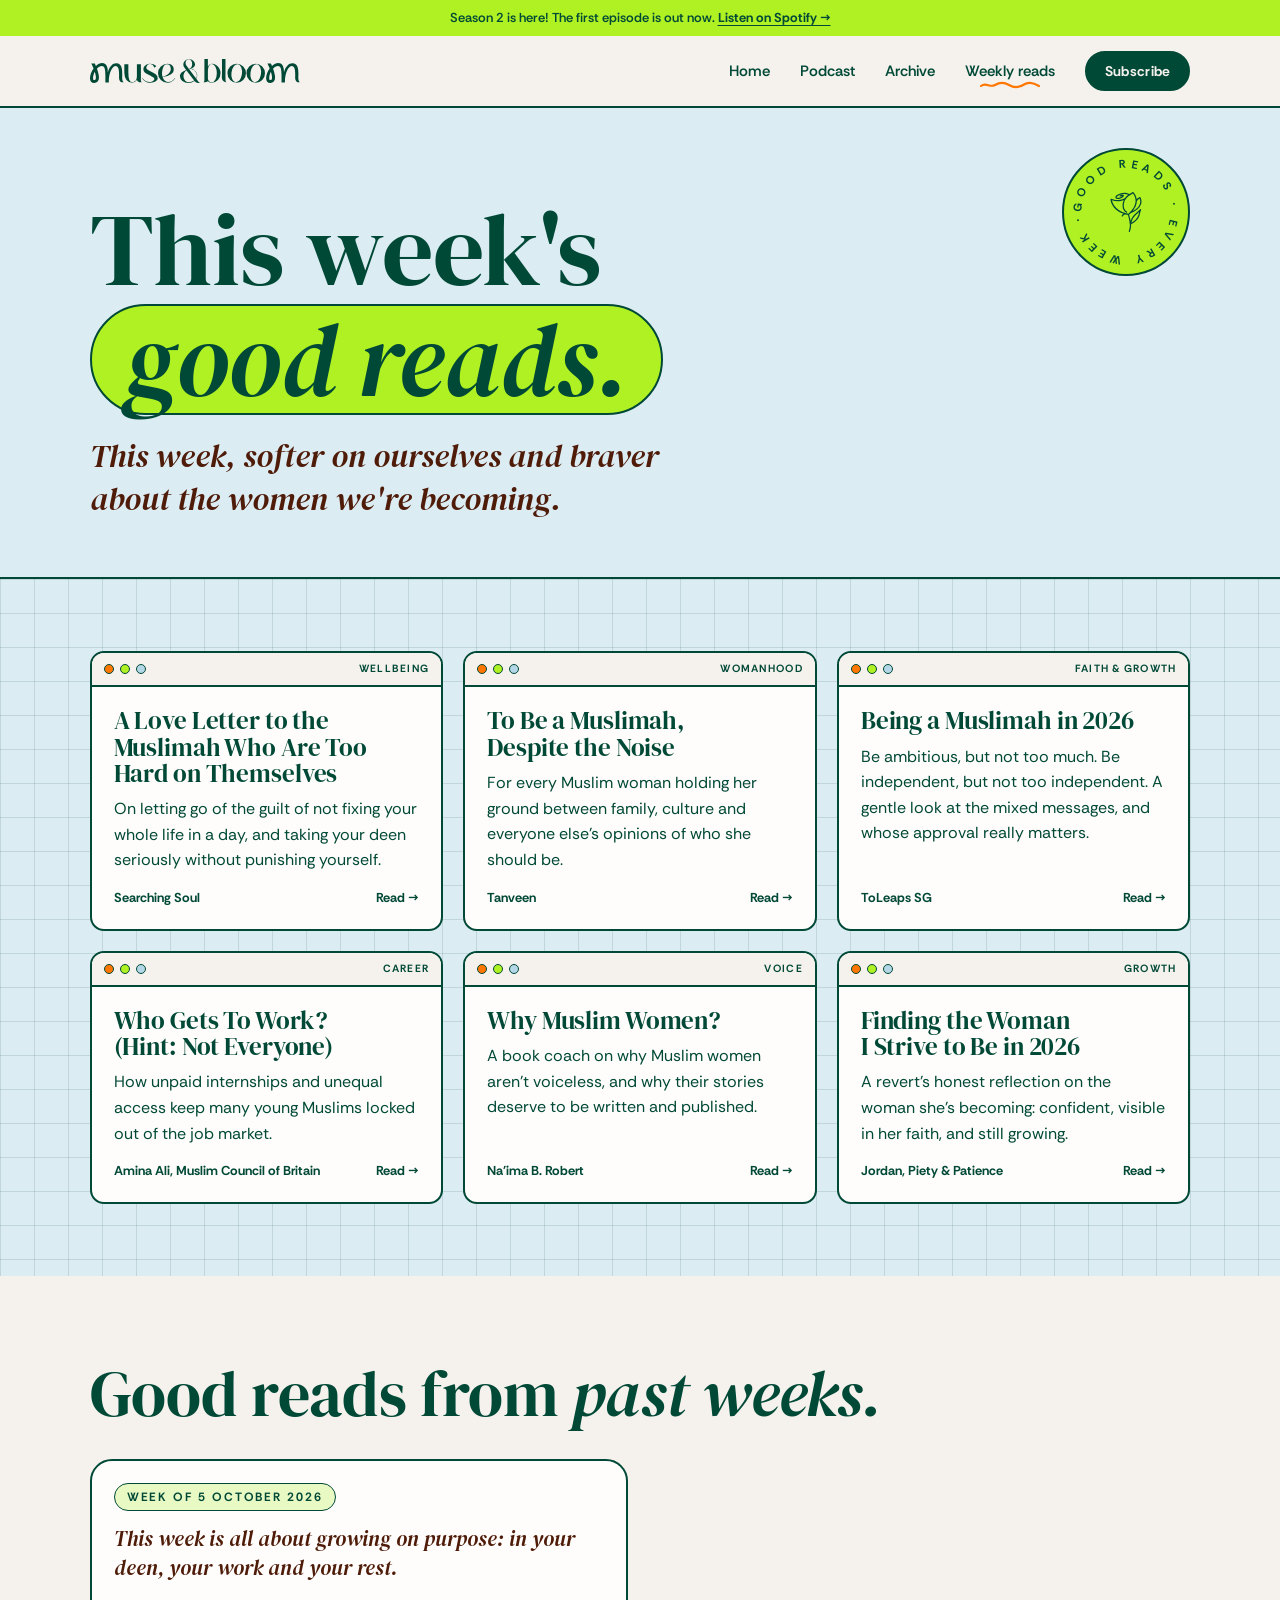
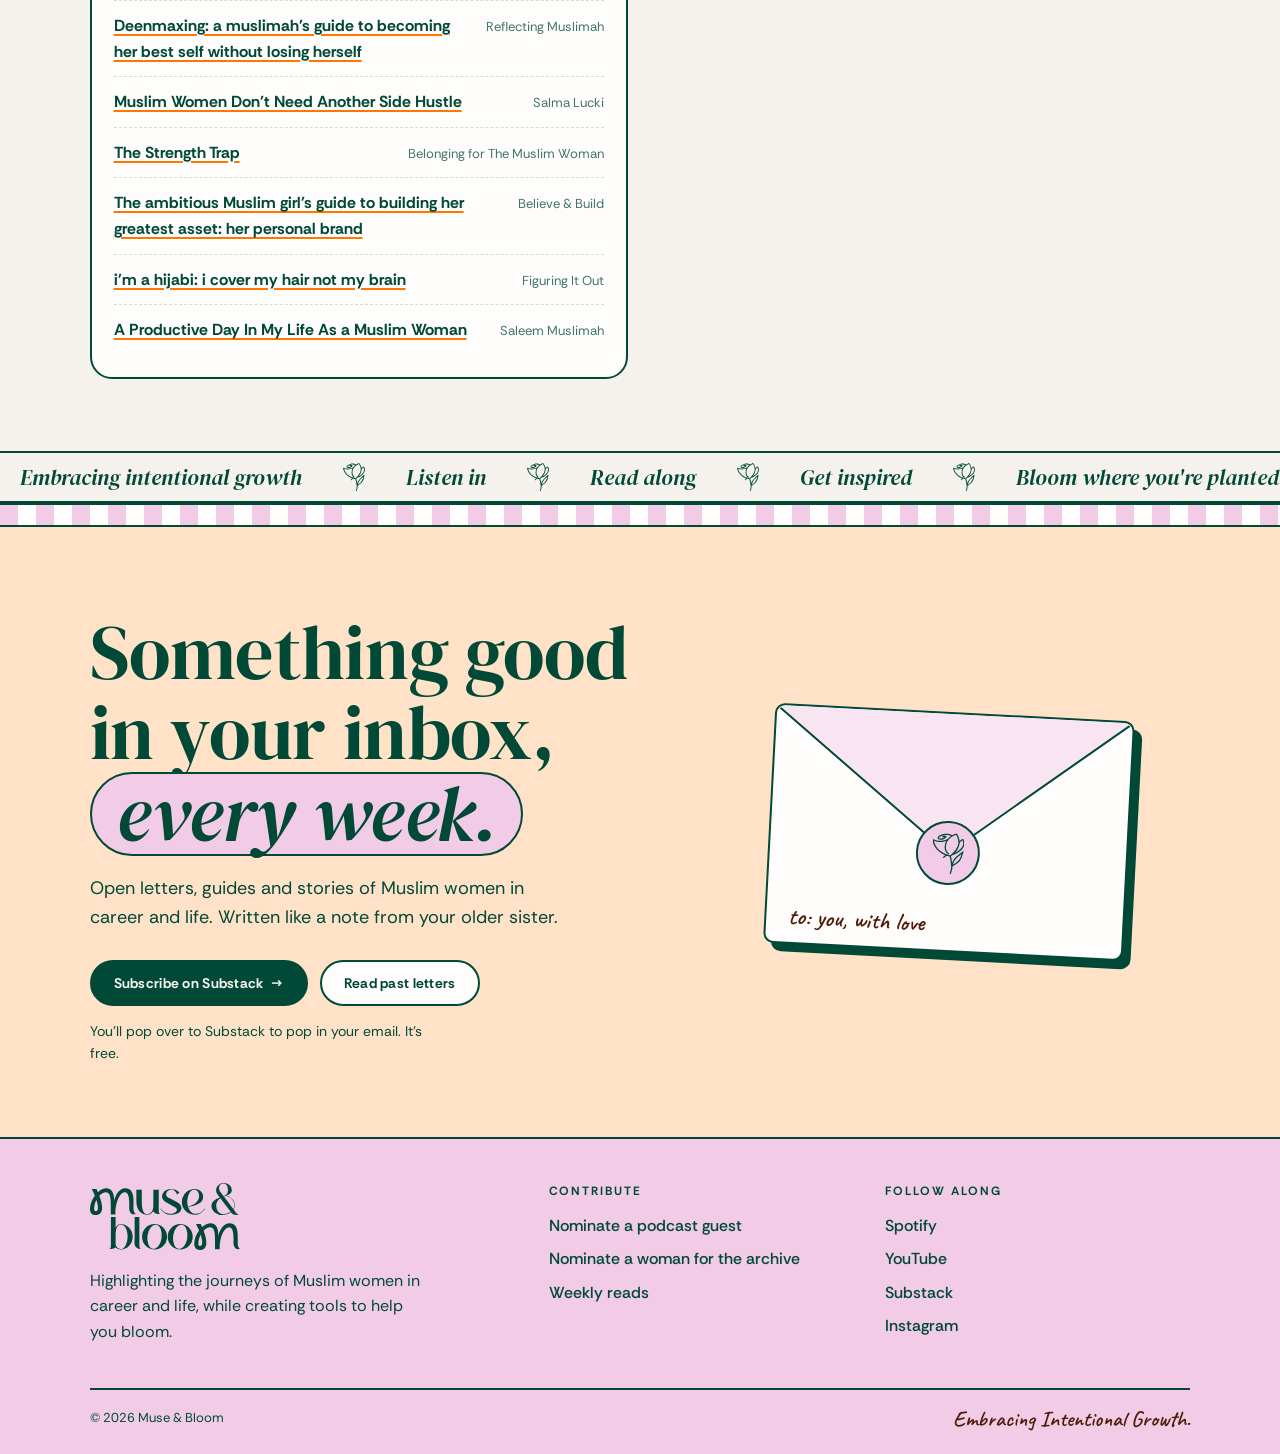
<file: reads.html>
<!DOCTYPE html>
<html lang="en">
<head>
  <meta charset="UTF-8">
  <meta name="viewport" content="width=device-width, initial-scale=1, viewport-fit=cover">
  <title>Weekly reads · Muse & Bloom</title>
  <meta name="description" content="Articles the Muse & Bloom team found useful this week.">
  <link rel="icon" href="images/rose.svg" type="image/svg+xml">
  <link rel="preconnect" href="https://fonts.googleapis.com">
  <link rel="preconnect" href="https://fonts.gstatic.com" crossorigin>
  <link rel="stylesheet" href="https://fonts.googleapis.com/css2?family=Caveat:wght@600&family=DM+Serif+Display:ital@0;1&display=swap">
  <link rel="stylesheet" href="css/style.css">
</head>
<body>
<div id="site-header"></div>

<main data-page="reads">

  <section class="page-hero bg-sky">
    <div data-badge="GOOD READS · EVERY WEEK · "></div>
    <div class="wrap">
      <h1>This week's <span class="pill-word lime">good reads.</span></h1>
      <p class="note" id="reads-note"></p>
    </div>
  </section>

  <section class="section bg-grid">
    <div class="wrap">
      <div class="reads" id="reads"></div>
    </div>
  </section>

  <section class="section">
    <div class="wrap">
      <div class="section-head"><div><h2>Good reads from <em>past weeks.</em></h2></div></div>
      <div class="past-grid" id="reads-past"></div>
    </div>
  </section>

  <div class="marquee brand" aria-hidden="true"><div class="marquee-track"><span>Embracing intentional growth</span><span>Listen in</span><span>Read along</span><span>Get inspired</span><span>Bloom where you're planted</span><span>Embracing intentional growth</span><span>Listen in</span><span>Read along</span><span>Get inspired</span><span>Bloom where you're planted</span><span>Embracing intentional growth</span><span>Listen in</span><span>Read along</span><span>Get inspired</span><span>Bloom where you're planted</span><span>Embracing intentional growth</span><span>Listen in</span><span>Read along</span><span>Get inspired</span><span>Bloom where you're planted</span></div></div>
  <section class="letter-band section" id="newsletter"></section>

</main>

<div id="site-footer"></div>

<script src="js/content.js"></script>
<script src="js/main.js"></script>
</body>
</html>
</file>
<file: css/style.css>
/* =====================================================================
   MUSE & BLOOM — STYLES
   Vibe: a playful, cozy women's magazine. Cream pages, the brand's
   pastel Blush and Sky, little pops of Lime and Tangerine, stickers,
   tilted photo frames, handwritten notes and a scrolling marquee.
   To change a colour everywhere, change it once in :root below.
   ===================================================================== */

@font-face { font-family: "Rethink Sans"; src: url("../fonts/RethinkSans-Variable.ttf") format("truetype"); font-weight: 400 800; font-display: swap; }

:root {
  /* Brand colours (Muse & Bloom design system) */
  --forest: #004936;     /* main text */
  --cream: #f5f2ee;      /* page background */
  --blush: #f2cce7;      /* pastel pink */
  --sky: #b3d7e7;        /* pastel blue */
  --lime: #b0f123;       /* small bright pops */
  --tangerine: #ff7700;  /* small warm pops */
  --bark: #4f1c09;       /* deep brown ink */
  --white: #fffdfb;

  /* Softer tints of the brand pastels, for big areas */
  --blush-soft: #f9e4f2;
  --sky-soft: #dcecf3;
  --lime-soft: #e8f9c4;
  --tangerine-soft: #ffe2c7;

  --ink: var(--forest);
  --line: rgba(0, 73, 54, 0.18);

  /* Type */
  --font-display: "DM Serif Display", Georgia, "Times New Roman", serif;
  --font-sans: "Rethink Sans", system-ui, -apple-system, sans-serif;
  --font-script: "Caveat", "Segoe Print", cursive;

  --gutter: clamp(20px, 7vw, 110px);
  --max: 1720px;
  --radius: 22px;
  --pill: 999px;

  color-scheme: light;
}

*, *::before, *::after { box-sizing: border-box; }
html { scroll-behavior: smooth; }
html, body { overflow-x: clip; }
body {
  margin: 0; background: var(--cream); color: var(--ink);
  font: 400 16px/1.6 var(--font-sans); -webkit-font-smoothing: antialiased;
}
img { max-width: 100%; display: block; }
a { color: inherit; }
p { margin: 0; }
h1, h2, h3, h4 { margin: 0; font-family: var(--font-display); font-weight: 400; line-height: 1.05; text-wrap: balance; letter-spacing: -0.005em; }
:focus-visible { outline: 2px solid var(--forest); outline-offset: 3px; border-radius: 6px; }

.wrap { width: 100%; max-width: var(--max); margin-inline: auto; padding-inline: var(--gutter); }

.kicker { font: 700 12px/16px var(--font-sans); letter-spacing: 0.16em; text-transform: uppercase; }
.script { font-family: var(--font-script); font-weight: 600; color: var(--bark); line-height: 1; }
em { font-style: italic; }

/* A word wrapped in a soft pill, like a highlighter */
.pill-word {
  display: inline-block; padding: 0 0.32em; border: 2px solid var(--forest); border-radius: var(--pill);
  background: var(--blush); font-style: italic; line-height: 1.05;
}
.pill-word.sky { background: var(--sky); }
.pill-word.lime { background: var(--lime); }

/* ---------- Buttons ---------- */
.btn {
  display: inline-flex; align-items: center; justify-content: center; gap: 8px;
  min-height: 46px; padding: 11px 22px; border-radius: var(--pill);
  font: 700 14px/20px var(--font-sans); letter-spacing: .02em; text-decoration: none; cursor: pointer;
  border: 2px solid var(--forest); background: var(--white); color: var(--forest);
  box-shadow: 0 0 0 var(--forest);
  transition: transform .18s ease, box-shadow .18s ease, background .18s ease;
}
.btn:hover { transform: translate(-2px, -2px); box-shadow: 4px 4px 0 var(--forest); }
.btn:active { transform: translate(0, 0); box-shadow: 0 0 0 var(--forest); }
.btn-dark { background: var(--forest); color: var(--cream); }
.btn-dark:hover { box-shadow: 4px 4px 0 var(--tangerine); }
.btn-blush { background: var(--blush); }
.btn-lime { background: var(--lime); }
.btn-sky { background: var(--sky); }
.btn.is-soon { border-style: dashed; opacity: .55; pointer-events: none; background: transparent; }
.btn .arrow { transition: transform .2s ease; }
.btn:hover .arrow { transform: translateX(3px); }
.btn-row { display: flex; flex-wrap: wrap; gap: 12px; }

.tag {
  display: inline-block; font: 700 11px/16px var(--font-sans); letter-spacing: .08em; text-transform: uppercase;
  padding: 5px 11px; border-radius: var(--pill); border: 1.5px solid var(--forest); background: var(--blush);
}

/* ---------- Top bar + header ---------- */
.topbar { background: var(--lime); text-align: center; font: 600 13px/18px var(--font-sans); padding: 9px var(--gutter); }
.topbar a { text-underline-offset: 3px; font-weight: 700; }

.site-header {
  position: sticky; top: env(safe-area-inset-top, 0px); z-index: 50;
  background: var(--cream); border-bottom: 2px solid var(--forest);
}
.nav { display: flex; align-items: center; justify-content: space-between; gap: 24px; min-height: 70px; }
.brand img { height: 24px; width: auto; }
.nav-links { display: flex; align-items: center; gap: 30px; list-style: none; margin: 0; padding: 0; }
.nav-links a:not(.btn) {
  position: relative; text-decoration: none; font: 600 15px/20px var(--font-sans); padding-block: 6px;
}
.nav-links a:not(.btn)::after {
  content: ""; position: absolute; left: 0; right: 0; bottom: -2px; height: 8px;
  background: no-repeat center/100% 8px url("data:image/svg+xml,%3Csvg xmlns='http://www.w3.org/2000/svg' viewBox='0 0 60 8'%3E%3Cpath d='M1 5c5-4 9 2 14-1s9-3 14 0 9 3 14 0 9-3 16 1' fill='none' stroke='%23ff7700' stroke-width='2.2' stroke-linecap='round'/%3E%3C/svg%3E");
  transform: scaleX(0); transform-origin: left; transition: transform .25s ease;
}
.nav-links a:not(.btn):hover::after, .nav-links a[aria-current="page"]::after { transform: scaleX(1); }
.nav-links .btn { min-height: 40px; padding: 8px 18px; }
.menu-btn { display: none; }
@media (max-width: 880px) {
  .brand img { height: 20px; }
  .menu-btn { display: inline-flex; min-height: 40px; padding: 8px 16px; }
  .nav { flex-wrap: wrap; padding-block: 12px; min-height: 0; }
  .nav-links { display: none; width: 100%; flex-direction: column; align-items: flex-start; gap: 6px; padding-bottom: 10px; }
  .nav-links.open { display: flex; }
  .nav-links a:not(.btn) { font-size: 18px; }
}

/* ---------- Stickers + doodles ---------- */
.sticker {
  position: absolute; z-index: 3; display: grid; place-items: center;
  border: 2px solid var(--forest); border-radius: 50%; text-align: center;
  transition: transform .4s ease;
}
.sticker:hover { transform: rotate(-12deg) scale(1.06); }
.spin-badge { width: 128px; height: 128px; background: var(--lime); }
.spin-badge svg { width: 100%; height: 100%; animation: spin 18s linear infinite; }
.spin-badge text { font: 700 11px var(--font-sans); letter-spacing: .16em; fill: var(--forest); }
.spin-badge .center { position: absolute; width: 40px; height: 40px; }
@keyframes spin { to { transform: rotate(360deg); } }
.doodle { position: absolute; z-index: 2; pointer-events: none; }
.wiggle { animation: wiggle 3.5s ease-in-out infinite; }
@keyframes wiggle { 0%,100% { transform: rotate(-6deg); } 50% { transform: rotate(6deg); } }
.float { animation: float 5s ease-in-out infinite; }
@keyframes float { 0%,100% { transform: translateY(0); } 50% { transform: translateY(-8px); } }

/* ---------- Photo frames (polaroids) ---------- */
.polaroid {
  position: absolute; background: var(--white); border: 2px solid var(--forest);
  padding: 10px 10px 40px; box-shadow: 6px 6px 0 var(--forest);
  transition: transform .35s ease;
}
.polaroid .photo { position: relative; width: 100%; aspect-ratio: 4 / 5; overflow: hidden; display: grid; place-items: center; }
.polaroid .photo img { position: absolute; inset: 0; width: 100%; height: 100%; object-fit: cover; }
.polaroid .photo .hint { font: 600 20px/1.1 var(--font-script); color: var(--forest); opacity: .7; text-align: center; padding: 10px; }
.polaroid .caption { position: absolute; left: 0; right: 0; bottom: 8px; text-align: center; font: 600 21px/1 var(--font-script); color: var(--bark); }
.polaroid:hover { transform: rotate(0deg) scale(1.03) !important; }

/* ---------- Home hero ---------- */
.hero { position: relative; padding-block: clamp(32px, 5vw, 56px) clamp(40px, 5vw, 64px); }
.hero-grid { display: grid; grid-template-columns: 1.1fr 0.9fr; gap: clamp(32px, 5vw, 72px); align-items: center; }
.hero-grid > * { min-width: 0; }
.hero h1 { font-size: clamp(48px, 7.2vw, 96px); margin-block: 18px 22px; }
.hero h1 .script { display: block; font-size: 0.62em; margin-top: 10px; color: var(--bark); transform: rotate(-2deg); transform-origin: left; }
.hero .lead { font-size: 18px; line-height: 1.6; max-width: 46ch; margin-bottom: 30px; }

.collage { position: relative; aspect-ratio: 1 / 1.05; max-width: 520px; width: 100%; margin-inline: auto; }
.collage .p1 { width: 62%; left: 2%; top: 4%; transform: rotate(-5deg); }
.collage .p1 .photo { background: var(--blush); }
.collage .p2 { width: 46%; right: 0; top: 34%; transform: rotate(6deg); }
.collage .p2 .photo { background: var(--white); }
.collage .spin-badge { right: 4%; top: -2%; }
.collage .now {
  position: absolute; z-index: 4; left: 0; bottom: 0; width: min(270px, 70%);
  background: var(--white); border: 2px solid var(--forest); border-radius: 18px; padding: 14px 16px;
  box-shadow: 5px 5px 0 var(--tangerine); transform: rotate(-2deg); transition: transform .3s ease;
}
.collage .now:hover { transform: rotate(0) translateY(-3px); }
.collage .now h4 { font-size: 20px; margin-block: 4px 8px; }
.collage .now a { font: 700 13px/18px var(--font-sans); text-underline-offset: 3px; }
.play-link {
  display: inline-flex; align-items: center; gap: 8px; padding: 6px 12px 6px 6px; cursor: pointer;
  font: 700 13px/18px var(--font-sans); color: var(--forest);
  background: var(--lime); border: 2px solid var(--forest); border-radius: var(--pill);
  transition: transform .18s ease, box-shadow .18s ease;
}
.play-link:hover { transform: translate(-2px, -2px); box-shadow: 3px 3px 0 var(--forest); }
.play-dot { width: 22px; height: 22px; border-radius: 50%; background: var(--forest); color: var(--lime); display: grid; place-items: center; font-size: 9px; padding-left: 2px; }
.bars { display: inline-flex; gap: 3px; align-items: flex-end; height: 14px; margin-left: 8px; vertical-align: middle; }
.bars i { width: 3px; background: var(--tangerine); border-radius: 2px; animation: bar 1s ease-in-out infinite; }
.bars i:nth-child(2) { animation-delay: .15s } .bars i:nth-child(3) { animation-delay: .3s } .bars i:nth-child(4) { animation-delay: .45s }
@keyframes bar { 0%,100% { height: 4px } 50% { height: 14px } }
@media (max-width: 860px) {
  .hero-grid { grid-template-columns: 1fr; }
  .collage { max-width: 400px; }
  .spin-badge { width: 100px; height: 100px; }
}

/* ---------- Marquee ---------- */
.marquee { background: var(--blush); border-block: 2px solid var(--forest); overflow: hidden; padding-block: 12px; }
.marquee-track { display: flex; width: max-content; animation: slide 32s linear infinite; }
.marquee span { font: 400 24px/1.2 var(--font-display); font-style: italic; padding-inline: 22px; white-space: nowrap; display: inline-flex; align-items: center; gap: 44px; }
.marquee span::after { content: ""; width: 18px; height: 18px; flex: none; background: no-repeat center/contain url("data:image/svg+xml,%3Csvg xmlns='http://www.w3.org/2000/svg' viewBox='0 0 24 24'%3E%3Cpath d='M12 0l2.6 8.4L23 11l-8.4 2.6L12 22l-2.6-8.4L1 11l8.4-2.6z' fill='%23ff7700'/%3E%3C/svg%3E"); }
.marquee.sky { background: var(--sky); }
@keyframes slide { to { transform: translateX(-50%); } }

/* ---------- Sections ---------- */
.section { position: relative; padding-block: clamp(44px, 6vw, 72px); }
.section-head { display: flex; flex-wrap: wrap; align-items: flex-end; justify-content: space-between; gap: 18px 32px; margin-bottom: 32px; }
.section-head > div { min-width: 0; }
.section-head h2 { font-size: clamp(38px, 5.4vw, 64px); margin-top: 12px; }
.section-head p { margin-top: 14px; max-width: 52ch; font-size: 17px; }
.section-head .script { font-size: 1.1em; }
.text-link { font: 700 14px/20px var(--font-sans); text-underline-offset: 5px; text-decoration-thickness: 2px; text-decoration-color: var(--tangerine); }
.text-link:hover { text-decoration-color: var(--forest); }
.bg-blush { background: var(--blush-soft); }
.bg-sky { background: var(--sky-soft); }
.bg-lime { background: var(--lime-soft); }
.bg-tangerine { background: var(--tangerine-soft); }
.bg-grid {
  background-color: var(--sky-soft);
  background-image: linear-gradient(rgba(0,73,54,.13) 1px, transparent 1px), linear-gradient(90deg, rgba(0,73,54,.13) 1px, transparent 1px);
  background-size: 34px 34px;
}

/* ---------- Three promises (icon row) ---------- */
.promises { display: grid; grid-template-columns: repeat(3, 1fr); border-block: 2px solid var(--forest); }
.promise { padding: 28px 24px; text-align: center; display: grid; justify-items: center; gap: 12px; }
.promise + .promise { border-left: 2px solid var(--forest); }
.promise svg { width: 56px; height: 56px; transition: transform .5s ease; }
.promise:hover svg { transform: rotate(25deg) scale(1.12); }
.promise h3 { font: 700 14px/20px var(--font-sans); letter-spacing: .14em; text-transform: uppercase; }
.promise p { max-width: 28ch; }
@media (max-width: 760px) {
  .promises { grid-template-columns: 1fr; }
  .promise + .promise { border-left: 0; border-top: 2px solid var(--forest); }
}

/* ---------- Podcast ---------- */
.ep-feature {
  position: relative; display: grid; grid-template-columns: auto minmax(0, 1fr); gap: clamp(20px, 4vw, 48px); align-items: center;
  background: var(--white); border: 2px solid var(--forest); border-radius: 28px; padding: clamp(22px, 3.5vw, 36px);
  box-shadow: 8px 8px 0 var(--forest);
}
.ep-feature .num { font: 400 clamp(80px, 12vw, 150px)/0.85 var(--font-display); font-style: italic; color: var(--tangerine); -webkit-text-stroke: 2px var(--forest); }
.ep-feature h3 { font-size: clamp(32px, 4vw, 48px); margin-block: 10px 8px; }
.ep-feature .role { font: 600 15px/22px var(--font-sans); }
.ep-feature .desc { margin-block: 14px 24px; max-width: 58ch; font-size: 17px; }
.meta { display: flex; flex-wrap: wrap; gap: 4px 16px; font: 500 13px/18px var(--font-sans); opacity: .8; }
.ep-feature .sticker { right: -18px; top: -26px; width: 92px; height: 92px; background: var(--blush); transform: rotate(10deg); font: 600 20px/1 var(--font-script); color: var(--bark); }
@media (max-width: 640px) { .ep-feature { grid-template-columns: 1fr; } .ep-feature .sticker { right: 8px; width: 78px; height: 78px; } }

.ep-list { list-style: none; margin: 32px 0 0; padding: 0; display: grid; gap: 14px; }
.ep {
  display: grid; grid-template-columns: 72px minmax(0, 1fr) auto; gap: 8px 22px; align-items: center;
  background: var(--white); border: 2px solid var(--forest); border-radius: 20px; padding: 16px 22px;
  transition: transform .2s ease, box-shadow .2s ease, background .2s ease;
}
.ep:hover { transform: translate(-3px, -3px); box-shadow: 6px 6px 0 var(--forest); }
.ep:nth-child(3n+1):hover { background: var(--blush-soft); }
.ep:nth-child(3n+2):hover { background: var(--sky-soft); }
.ep:nth-child(3n):hover { background: var(--lime-soft); }
.ep .n { font: 400 40px/1 var(--font-display); font-style: italic; color: var(--tangerine); -webkit-text-stroke: 1px var(--forest); }
.ep h3 { font-size: 26px; }
.ep .role { font: 600 14px/20px var(--font-sans); margin-top: 4px; }
.ep .desc { margin-top: 6px; font-size: 15px; max-width: 64ch; }
.ep .meta { margin-top: 6px; }
.ep-links { display: flex; flex-wrap: wrap; gap: 8px; justify-content: flex-end; }
.ep-links .btn { min-height: 36px; padding: 6px 14px; font-size: 13px; }
@media (max-width: 720px) {
  .ep { grid-template-columns: 52px minmax(0, 1fr); }
  .ep-links { grid-column: 2; justify-content: flex-start; }
}

.listen-grid { display: grid; grid-template-columns: repeat(3, 1fr); gap: 18px; }
.listen {
  position: relative; display: flex; flex-direction: column; gap: 12px; min-height: 180px; padding: 24px;
  border: 2px solid var(--forest); border-radius: 26px; text-decoration: none;
  transition: transform .2s ease, box-shadow .2s ease;
}
a.listen:hover { transform: translate(-3px, -3px) rotate(-1deg); box-shadow: 6px 6px 0 var(--forest); }
.listen strong { font: 400 34px/1 var(--font-display); }
.listen .go { margin-top: auto; font: 700 14px/20px var(--font-sans); }
.listen.l1 { background: var(--lime-soft); }
.listen.l2 { background: var(--blush); }
.listen.l3 { background: var(--sky); }
.listen.is-soon { border-style: dashed; }
.listen.is-soon strong, .listen.is-soon span:not(.go) { opacity: .75; }
.listen.is-soon .go { opacity: .75; }
@media (max-width: 760px) { .listen-grid { grid-template-columns: 1fr; } }

/* ---------- Ways to bloom (three shaped cards) ---------- */
.ways { display: grid; grid-template-columns: repeat(3, 1fr); gap: 20px; }
.way {
  position: relative; display: flex; flex-direction: column; align-items: center; text-align: center; gap: 12px;
  padding: 32px 24px 26px; border: 2px solid var(--forest); text-decoration: none;
  transition: transform .25s ease, box-shadow .25s ease;
}
.way:hover { transform: translateY(-6px) rotate(-1deg); box-shadow: 0 8px 0 var(--forest); }
.way:nth-child(2):hover { transform: translateY(-6px) rotate(1deg); }
.way.w1 { background: var(--blush); border-radius: 28px; }
.way.w2 { background: var(--sky); border-radius: 28px; }
.way.w3 { background: var(--lime-soft); border-radius: 28px; }
.way .icon { width: 74px; height: 74px; border-radius: 50%; border: 2px solid var(--forest); background: var(--white); display: grid; place-items: center; transform: rotate(-8deg); transition: transform .4s ease; }
.way:hover .icon { transform: rotate(12deg) scale(1.08); }
.way .icon svg { width: 40px; height: 40px; }
.way h3 { font: 700 15px/20px var(--font-sans); letter-spacing: .14em; text-transform: uppercase; margin-top: 6px; }
.way p { max-width: 30ch; }
.way .btn { margin-top: auto; min-height: 38px; padding: 7px 16px; font-size: 13px; }
@media (max-width: 860px) { .ways { grid-template-columns: 1fr; } }

/* ---------- Letters (postage-stamp cards) ---------- */
.letters { display: grid; grid-template-columns: repeat(3, 1fr); gap: 22px; }
.letter {
  position: relative; display: flex; flex-direction: column; gap: 14px; text-decoration: none; min-width: 0;
  background: var(--white); padding: 24px; border: 2px solid var(--forest); border-radius: 6px;
  outline: 2px dashed var(--forest); outline-offset: -12px;
  transition: transform .3s ease, box-shadow .3s ease;
}
.letter:nth-child(1) { transform: rotate(-1.5deg); }
.letter:nth-child(2) { transform: rotate(1deg); }
.letter:nth-child(3) { transform: rotate(-.5deg); }
.letter:hover { transform: rotate(0) translateY(-6px); box-shadow: 6px 6px 0 var(--blush), 6px 6px 0 2px var(--forest); }
.letter .stamp { align-self: flex-end; width: 52px; height: 62px; border: 2px solid var(--forest); background: var(--blush); display: grid; place-items: center; margin: 4px 4px 0 0; }
.letter:nth-child(2) .stamp { background: var(--sky); }
.letter:nth-child(3) .stamp { background: var(--lime); }
.letter .stamp img { width: 28px; }
.letter h3 { font-size: 27px; padding-inline: 6px; }
.letter .foot { margin-top: auto; display: flex; justify-content: space-between; gap: 12px; padding: 0 6px 4px; font: 700 13px/18px var(--font-sans); }
.letter .by { font: 600 22px/1 var(--font-script); color: var(--bark); }
@media (max-width: 900px) { .letters { grid-template-columns: 1fr 1fr; } }
@media (max-width: 600px) { .letters { grid-template-columns: 1fr; } }

/* ---------- Weekly reads (little browser windows) ---------- */
.reads { display: grid; grid-template-columns: repeat(3, 1fr); gap: 20px; }
.window {
  display: flex; flex-direction: column; min-width: 0; text-decoration: none;
  background: var(--white); border: 2px solid var(--forest); border-radius: 14px; overflow: hidden;
  transition: transform .2s ease, box-shadow .2s ease;
}
.window:hover { transform: translate(-3px, -3px); box-shadow: 6px 6px 0 var(--forest); }
.window .bar { display: flex; align-items: center; gap: 6px; padding: 9px 12px; border-bottom: 2px solid var(--forest); background: var(--cream); }
.window .bar i { width: 10px; height: 10px; border-radius: 50%; border: 1.5px solid var(--forest); }
.window .bar i:nth-child(1) { background: var(--tangerine); } .window .bar i:nth-child(2) { background: var(--lime); } .window .bar i:nth-child(3) { background: var(--sky); }
.window .bar span { margin-left: auto; font: 700 10.5px/14px var(--font-sans); letter-spacing: .12em; text-transform: uppercase; }
.window .body { display: flex; flex-direction: column; gap: 10px; padding: 20px 22px 22px; flex: 1; }
.window h3 { font-size: 25px; }
.window .src { margin-top: auto; padding-top: 6px; display: flex; justify-content: space-between; gap: 10px; font: 700 13px/18px var(--font-sans); }
@media (max-width: 900px) { .reads { grid-template-columns: 1fr 1fr; } }
@media (max-width: 600px) { .reads { grid-template-columns: 1fr; } }
.page-hero p.note { font: 400 clamp(24px, 2.8vw, 32px)/1.35 var(--font-display); font-style: italic; color: var(--bark); max-width: 36ch; }

.past-week { border-bottom: 2px solid var(--forest); }
.past-week summary { cursor: pointer; list-style: none; padding-block: 20px; display: flex; justify-content: space-between; gap: 12px; font: 400 30px/1.1 var(--font-display); }
.past-week summary::-webkit-details-marker { display: none; }
.past-week summary::after { content: "+"; font: 700 26px/1 var(--font-sans); color: var(--tangerine); }
.past-week[open] summary::after { content: "–"; }
.past-week ul { list-style: none; margin: 0 0 24px; padding: 0; display: grid; gap: 14px; }
.past-week li a { font-weight: 700; text-underline-offset: 3px; }

/* ---------- Women archive cards ---------- */
.women-grid { display: grid; grid-template-columns: repeat(3, 1fr); gap: 24px; }
.woman {
  position: relative; display: flex; flex-direction: column; gap: 10px; min-width: 0;
  background: var(--white); border: 2px solid var(--forest); border-radius: 22px; padding: 22px;
  transition: transform .25s ease, box-shadow .25s ease;
}
.woman:nth-child(4n+1) { transform: rotate(-.8deg); }
.woman:nth-child(4n+3) { transform: rotate(.8deg); }
.woman:hover { transform: rotate(0) translate(-3px, -4px); box-shadow: 7px 7px 0 var(--forest); z-index: 2; }
.woman .head { display: flex; align-items: center; gap: 16px; margin-bottom: 4px; }
.woman .head > div:last-child { min-width: 0; }
.monogram {
  flex: none; width: 64px; height: 64px; display: grid; place-items: center; border: 2px solid var(--forest);
  font: 400 26px/1 var(--font-display); font-style: italic; overflow: hidden;
}
.monogram img { width: 100%; height: 100%; object-fit: cover; }
.shape-0 { border-radius: 50%; background: var(--blush); }
.shape-1 { border-radius: 32px 32px 8px 8px; background: var(--sky); }
.shape-2 { border-radius: 50% 50% 50% 8px; background: var(--lime); }
.shape-3 { border-radius: 16px; background: var(--tangerine-soft); }
.woman .from-unused { font: 600 19px/1 var(--font-script); color: var(--bark); margin-top: 4px; }
.woman h3 { font-size: 25px; line-height: 1.08; overflow-wrap: break-word; }
.woman .role { font: 700 14px/20px var(--font-sans); }
.woman .story { font-size: 15px; line-height: 1.55; }
.woman .bottom { margin-top: auto; padding-top: 8px; display: flex; justify-content: space-between; align-items: center; gap: 10px; flex-wrap: wrap; }
.woman .bottom a { font: 700 13px/18px var(--font-sans); text-underline-offset: 3px; text-decoration-color: var(--tangerine); text-decoration-thickness: 2px; }
.tag.f-Leadership { background: var(--sky); }
.tag.f-Business { background: var(--lime-soft); }
.tag.f-Tech { background: var(--lime); }
.tag.f-Advocacy { background: var(--blush); }
.tag.f-Sport { background: var(--tangerine-soft); }
@media (max-width: 960px) { .women-grid { grid-template-columns: 1fr 1fr; } }
@media (max-width: 600px) { .women-grid { grid-template-columns: 1fr; } .woman:nth-child(n) { transform: none; } }

.archive-tools { display: grid; gap: 14px; margin-bottom: 26px; }
.chip-row { display: flex; flex-wrap: wrap; gap: 8px; }
.chip {
  font: 700 13px/18px var(--font-sans); padding: 8px 15px; min-height: 38px; cursor: pointer;
  border: 2px solid var(--forest); border-radius: var(--pill); background: var(--white); color: var(--forest);
  transition: transform .15s ease, background .15s ease;
}
.chip:hover { transform: translateY(-2px); background: var(--blush-soft); }
.chip[aria-pressed="true"] { background: var(--forest); color: var(--cream); }
.search {
  width: 100%; max-width: 520px; font: 500 16px/24px var(--font-sans); color: var(--forest);
  padding: 12px 20px; border: 2px solid var(--forest); border-radius: var(--pill); background: var(--white);
}
.count { font: 600 24px/1 var(--font-script); color: var(--bark); margin-bottom: 18px; }
.empty { padding-block: 32px; font: 600 26px/1.2 var(--font-script); color: var(--bark); }

/* ---------- Inner page heroes ---------- */
.page-hero { position: relative; overflow: hidden; padding-block: clamp(40px, 6vw, 72px) clamp(36px, 5vw, 56px); border-bottom: 2px solid var(--forest); }
.page-hero h1 { font-size: clamp(50px, 8vw, 104px); margin-block: 16px 20px; max-width: 14ch; position: relative; z-index: 2; }
.page-hero p { font-size: 18px; max-width: 54ch; position: relative; z-index: 2; }
.page-hero .btn-row { margin-top: 28px; position: relative; z-index: 2; }
.page-hero .spin-badge { right: var(--gutter); top: 40px; }
@media (max-width: 760px) { .page-hero .spin-badge { width: 90px; height: 90px; top: 16px; right: 12px; } }

/* ---------- Newsletter band ---------- */
.letter-band { background: var(--tangerine-soft); border-top: 2px solid var(--forest); overflow: hidden; }
.letter-grid { display: grid; grid-template-columns: 1.2fr 1fr; gap: 40px; align-items: center; }
.letter-grid > * { min-width: 0; }
.letter-band h2 { font-size: clamp(42px, 6vw, 76px); margin-block: 14px 18px; }
.letter-band p { font-size: 18px; max-width: 44ch; }
.letter-band .small { font-size: 14px; margin-top: 14px; }
.envelope {
  position: relative; justify-self: center; width: min(360px, 100%); aspect-ratio: 3 / 2;
  background: var(--white); border: 2px solid var(--forest); border-radius: 10px; box-shadow: 8px 8px 0 var(--forest);
  transform: rotate(3deg); transition: transform .35s ease;
}
.envelope:hover { transform: rotate(-1deg) translateY(-6px); }
.envelope .flap { position: absolute; inset: 0; width: 100%; height: 100%; border-radius: 10px; }
.envelope .seal { position: absolute; left: 50%; top: 59%; transform: translate(-50%, -50%); width: 64px; height: 64px; border-radius: 50%; background: var(--blush); border: 2px solid var(--forest); display: grid; place-items: center; }
.envelope .seal img { width: 32px; }
.envelope .to { position: absolute; left: 22px; bottom: 14px; font: 600 24px/1 var(--font-script); color: var(--bark); }
@media (max-width: 760px) { .letter-grid { grid-template-columns: 1fr; } }

/* ---------- Footer ---------- */
.site-footer { background: var(--blush); border-top: 2px solid var(--forest); padding-block: 44px 24px; }
.foot-grid { display: grid; grid-template-columns: 1.4fr 1fr 1fr; gap: 32px; }
.foot-grid > * { min-width: 0; }
.foot-grid img { width: 150px; height: auto; }
.foot-grid p { margin-top: 18px; max-width: 34ch; }
.foot-grid h4 { font: 700 12px/16px var(--font-sans); letter-spacing: .16em; text-transform: uppercase; margin-bottom: 14px; }
.foot-grid ul { list-style: none; margin: 0; padding: 0; display: grid; gap: 8px; }
.foot-grid a { text-decoration: none; font-weight: 500; }
.foot-grid a:hover { text-decoration: underline; text-decoration-color: var(--tangerine); text-decoration-thickness: 2px; }
.foot-bottom { margin-top: 44px; padding-top: 18px; border-top: 2px solid var(--forest); display: flex; flex-wrap: wrap; justify-content: space-between; gap: 8px; font-size: 13px; }
.foot-bottom .script { font-size: 22px; }
@media (max-width: 760px) { .foot-grid { grid-template-columns: 1fr; } }

@media (prefers-reduced-motion: reduce) {
  *, *::before, *::after { animation: none !important; transition: none !important; }
  html { scroll-behavior: auto; }
}

/* ---------- Extra touches: stripes, stamp frame, brand ticker, waves ---------- */
.collage .stripes {
  position: absolute; z-index: 0; inset: 10% 6% 8% 12%;
  border: 2px solid var(--forest);
  background: repeating-linear-gradient(90deg, var(--blush) 0 20px, var(--white) 20px 40px);
}
.collage .polaroid, .collage .stamp-frame { z-index: 1; }
.stamp-frame {
  position: absolute; padding: 14px;
  background:
    radial-gradient(circle at 10px 10px, transparent 6px, var(--sky) 6.5px) -10px -10px / 20px 20px;
  transition: transform .35s ease;
}
.stamp-frame .photo { position: relative; aspect-ratio: 4 / 5; overflow: hidden; background: var(--blush-soft); border: 2px solid var(--forest); }
.stamp-frame .photo img { position: absolute; inset: 0; width: 100%; height: 100%; object-fit: cover; }
.stamp-frame .hint { font: 600 20px/1.1 var(--font-script); opacity: .7; }
.stamp-frame:hover { transform: rotate(0) scale(1.03) !important; }
.collage .p2 { width: 44%; right: 0; top: 36%; transform: rotate(5deg); }

.marquee.brand { background: var(--cream); padding-block: 10px; }
.marquee.brand span { font: 400 22px/1.2 var(--font-display); font-style: italic; gap: 40px; padding-inline: 20px; }
.marquee.brand span::after { width: 14px; height: 14px; background-image: url("data:image/svg+xml,%3Csvg xmlns='http://www.w3.org/2000/svg' viewBox='0 0 24 24'%3E%3Cpath d='M12 2c1.5 4 2 6 10 10-8 4-8.5 6-10 10-1.5-4-2-6-10-10 8-4 8.5-6 10-10z' fill='%23004936'/%3E%3C/svg%3E"); }

.doodle.waves { width: 110px; opacity: .9; }
@media (max-width: 760px) { .doodle.waves { display: none; } }

.letter-band { position: relative; padding-top: calc(clamp(44px, 6vw, 72px) + 22px); }
.letter-band::before {
  content: ""; position: absolute; left: 0; right: 0; top: 0; height: 22px; border-bottom: 2px solid var(--forest);
  background: repeating-linear-gradient(90deg, var(--blush) 0 18px, var(--white) 18px 36px);
}

/* ---------- Past weeks (reads page) ---------- */
.past-grid { display: grid; grid-template-columns: repeat(2, 1fr); gap: 24px; }
.past-card {
  min-width: 0; background: var(--white); border: 2px solid var(--forest); border-radius: 22px; padding: 22px;
  transition: transform .2s ease, box-shadow .2s ease;
}
.past-card:hover { transform: translate(-3px, -3px); box-shadow: 6px 6px 0 var(--forest); }
.past-card .kicker { display: inline-block; padding: 5px 12px; border: 1.5px solid var(--forest); border-radius: var(--pill); background: var(--lime-soft); }
.past-note { margin-top: 14px; font: 400 21px/1.35 var(--font-display); font-style: italic; color: var(--bark); }
.past-card ul { list-style: none; margin: 18px 0 0; padding: 0; display: grid; }
.past-card li { display: flex; justify-content: space-between; align-items: baseline; gap: 16px; padding-block: 12px; border-top: 1.5px dashed var(--line); }
.past-card li a { font-weight: 700; text-underline-offset: 3px; text-decoration-color: var(--tangerine); text-decoration-thickness: 2px; }
.past-card li span { flex: none; font-size: 13px; opacity: .75; }
@media (max-width: 760px) { .past-grid { grid-template-columns: 1fr; } .past-card li { flex-direction: column; gap: 2px; } }

/* Handwritten bits: a little bigger so they read easily */
.hero h1 .script { font-size: 0.66em; }
.letter .by { font-size: 24px; }
.polaroid .caption { font-size: 23px; }

/* ---------- On-site podcast player ---------- */
.hidden-player { position: fixed; left: -10000px; bottom: 0; width: 300px; height: 152px; overflow: hidden; }
.play-dot { font-size: 8px; letter-spacing: -1px; }

.music-fab {
  position: fixed; z-index: 80; right: 18px; bottom: calc(22px + env(safe-area-inset-bottom, 0px));
  width: 58px; height: 58px; border-radius: 50%; cursor: pointer; display: grid; place-items: center;
  background: var(--lime); color: var(--forest); border: 2px solid var(--forest);
  box-shadow: 4px 4px 0 var(--forest);
  animation: fab-in .35s ease;
  transition: transform .18s ease, box-shadow .18s ease, background .18s ease;
}
.music-fab:hover { transform: translate(-2px, -2px); box-shadow: 6px 6px 0 var(--forest); }
.music-fab .note { width: 26px; height: 26px; }
.music-fab .fab-bars { display: none; gap: 3px; align-items: flex-end; height: 22px; }
.music-fab .fab-bars i { width: 4px; background: var(--forest); border-radius: 2px; animation: bar 1s ease-in-out infinite; }
.music-fab .fab-bars i:nth-child(2) { animation-delay: .15s; } .music-fab .fab-bars i:nth-child(3) { animation-delay: .3s; }
body.is-playing .music-fab .note { display: none; }
body.is-playing .music-fab .fab-bars { display: inline-flex; }
body:not(.is-playing) .music-fab { background: var(--white); }
@keyframes fab-in { from { transform: scale(.4); opacity: 0; } to { transform: scale(1); opacity: 1; } }
body:not(.is-playing) .collage .now .bars i { animation-play-state: paused; }

/* Music button hover: shows pause while playing, play while paused */
.music-fab .ico-play, .music-fab .ico-pause { display: none; width: 24px; height: 24px; }
.music-fab:hover .note, .music-fab:hover .fab-bars,
.music-fab:focus-visible .note, .music-fab:focus-visible .fab-bars { display: none !important; }
body:not(.is-playing) .music-fab:hover .ico-play, body:not(.is-playing) .music-fab:focus-visible .ico-play { display: block; }
body.is-playing .music-fab:hover .ico-pause, body.is-playing .music-fab:focus-visible .ico-pause { display: block; }

/* Sliding bands: the brand rose between each phrase */
.marquee span::after, .marquee.brand span::after {
  width: 24px; height: 28px; background: url("../images/rose.svg") no-repeat center / contain;
}

/* Season label on the featured episode, and wider number slot for "S2 · E01" */
.season-tag { background: var(--lime); margin-bottom: 4px; }
.ep .n { font-size: 30px; white-space: nowrap; }
.ep { grid-template-columns: minmax(72px, auto) minmax(0, 1fr) auto; }
@media (max-width: 720px) { .ep { grid-template-columns: minmax(52px, auto) minmax(0, 1fr); } }

.section-head--link { justify-content: flex-end; margin-bottom: 20px; }
</file>
